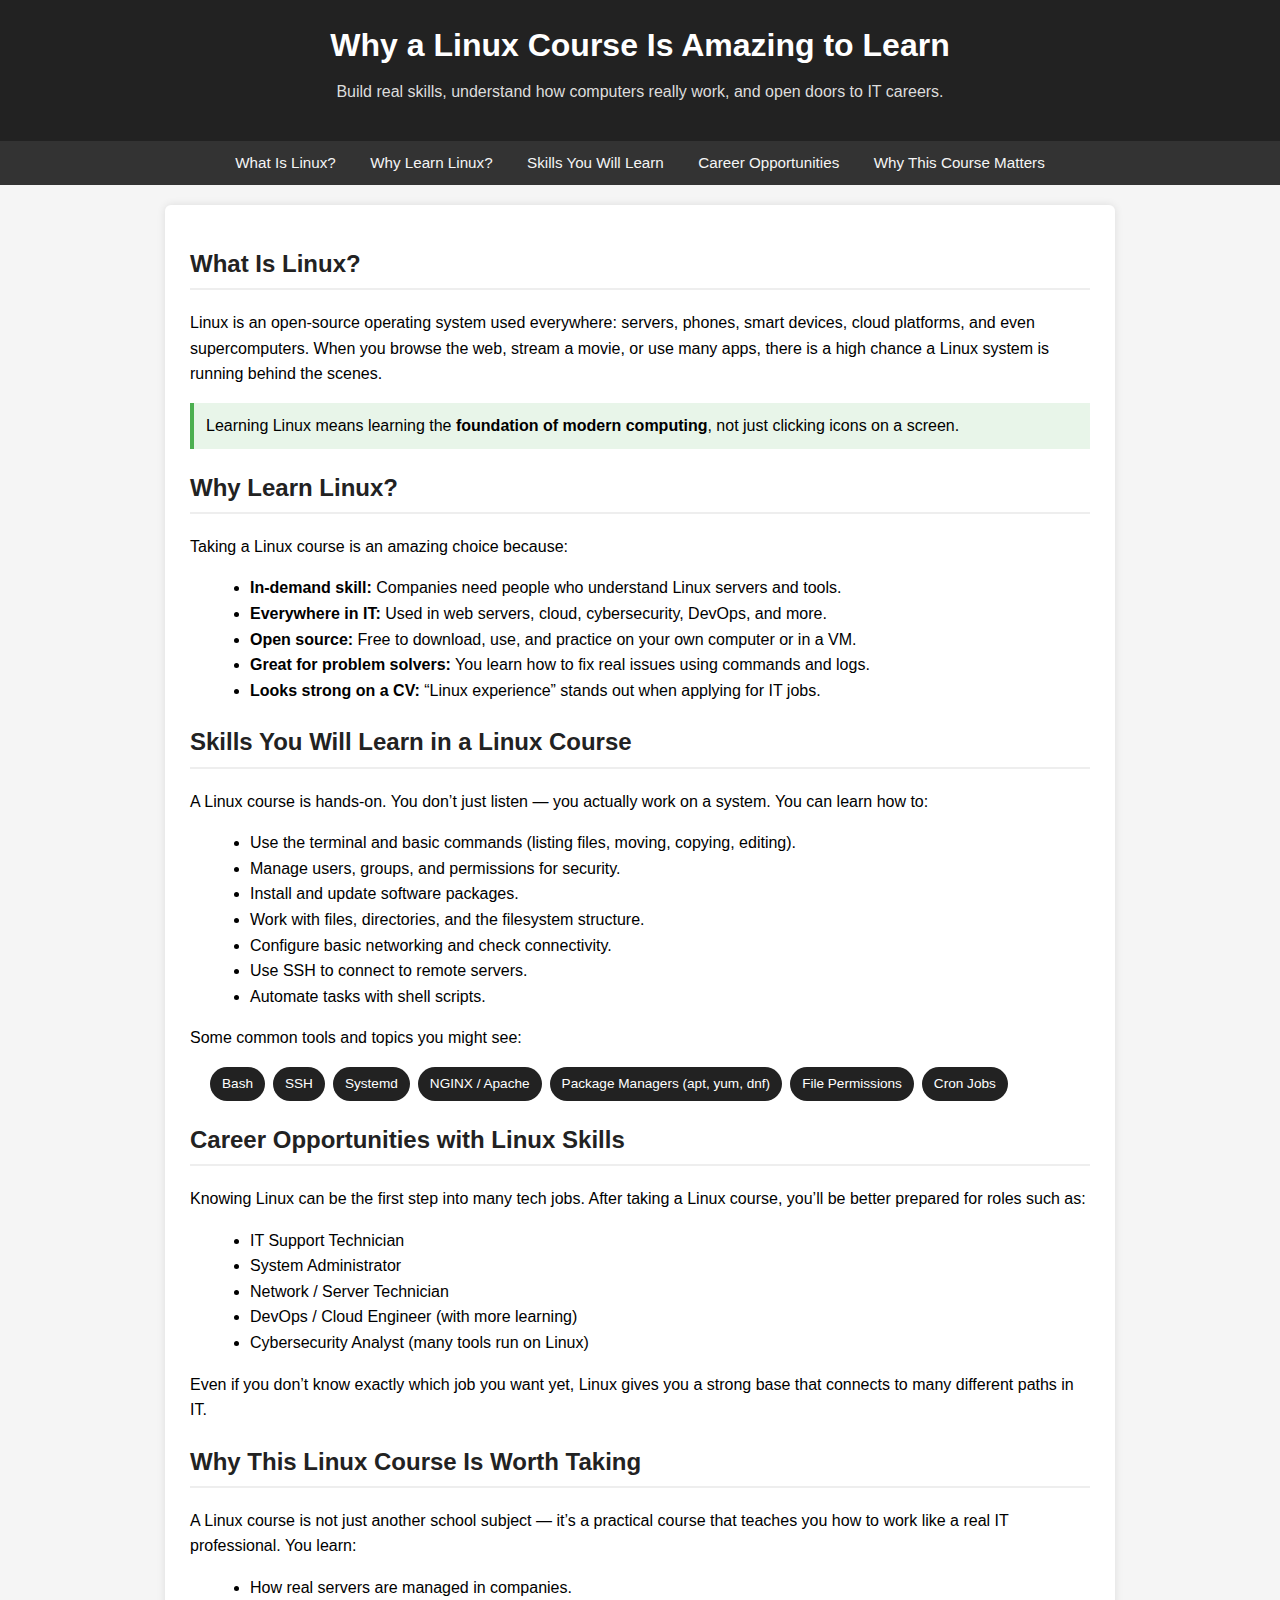
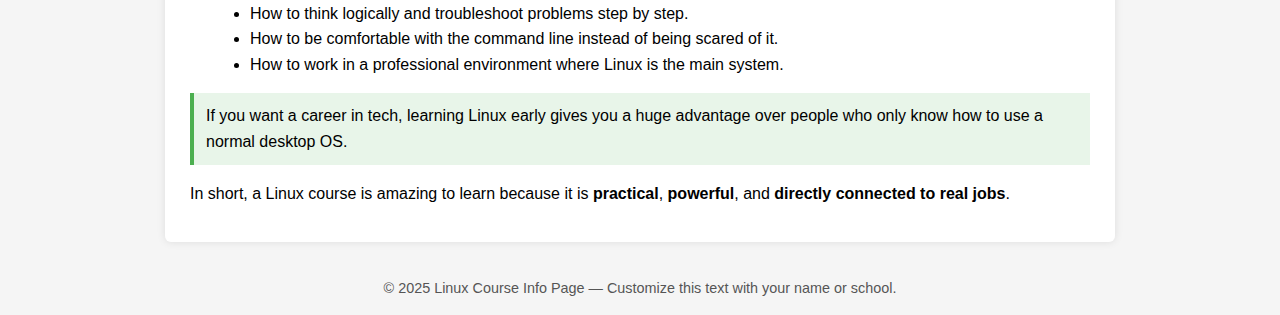
<file: index.html>
<!DOCTYPE html>
<html lang="en">
<head>
    <meta charset="UTF-8">
    <title>Why a Linux Course Is Amazing to Learn</title>
    <style>
        body {
            font-family: Arial, sans-serif;
            margin: 0;
            background-color: #f5f5f5;
            line-height: 1.6;
        }

        header {
            background-color: #222;
            color: white;
            padding: 20px;
            text-align: center;
        }

        header h1 {
            margin: 0;
            font-size: 2rem;
        }

        header p {
            margin-top: 8px;
            font-size: 1rem;
            color: #ddd;
        }

        nav {
            background-color: #333;
            text-align: center;
        }

        nav a {
            display: inline-block;
            padding: 10px 15px;
            color: #f5f5f5;
            text-decoration: none;
            font-size: 0.95rem;
        }

        nav a:hover {
            background-color: #555;
        }

        main {
            max-width: 900px;
            margin: 20px auto;
            background-color: white;
            padding: 20px 25px;
            box-shadow: 0 0 8px rgba(0,0,0,0.1);
            border-radius: 6px;
        }

        h2 {
            color: #222;
            border-bottom: 2px solid #eee;
            padding-bottom: 5px;
        }

        .highlight {
            background-color: #e8f5e9;
            border-left: 4px solid #4caf50;
            padding: 10px 12px;
            margin: 15px 0;
        }

        ul {
            margin-left: 20px;
        }

        .pill-list {
            list-style: none;
            padding: 0;
            display: flex;
            flex-wrap: wrap;
            gap: 8px;
        }

        .pill-list li {
            background-color: #222;
            color: white;
            padding: 6px 12px;
            border-radius: 999px;
            font-size: 0.85rem;
        }

        footer {
            text-align: center;
            padding: 15px;
            font-size: 0.9rem;
            color: #555;
        }
    </style>
</head>
<body>

<header>
    <h1>Why a Linux Course Is Amazing to Learn</h1>
    <p>Build real skills, understand how computers really work, and open doors to IT careers.</p>
</header>

<nav>
    <a href="#what-is-linux">What Is Linux?</a>
    <a href="#why-linux">Why Learn Linux?</a>
    <a href="#skills">Skills You Will Learn</a>
    <a href="#careers">Career Opportunities</a>
    <a href="#why-this-course">Why This Course Matters</a>
</nav>

<main>
    <section id="what-is-linux">
        <h2>What Is Linux?</h2>
        <p>
            Linux is an open-source operating system used everywhere: servers, phones, smart devices,
            cloud platforms, and even supercomputers. When you browse the web, stream a movie, or use
            many apps, there is a high chance a Linux system is running behind the scenes.
        </p>
        <div class="highlight">
            Learning Linux means learning the <strong>foundation of modern computing</strong>, not just
            clicking icons on a screen.
        </div>
    </section>

    <section id="why-linux">
        <h2>Why Learn Linux?</h2>
        <p>Taking a Linux course is an amazing choice because:</p>
        <ul>
            <li><strong>In-demand skill:</strong> Companies need people who understand Linux servers and tools.</li>
            <li><strong>Everywhere in IT:</strong> Used in web servers, cloud, cybersecurity, DevOps, and more.</li>
            <li><strong>Open source:</strong> Free to download, use, and practice on your own computer or in a VM.</li>
            <li><strong>Great for problem solvers:</strong> You learn how to fix real issues using commands and logs.</li>
            <li><strong>Looks strong on a CV:</strong> “Linux experience” stands out when applying for IT jobs.</li>
        </ul>
    </section>

    <section id="skills">
        <h2>Skills You Will Learn in a Linux Course</h2>
        <p>A Linux course is hands-on. You don’t just listen — you actually work on a system. You can learn how to:</p>
        <ul>
            <li>Use the terminal and basic commands (listing files, moving, copying, editing).</li>
            <li>Manage users, groups, and permissions for security.</li>
            <li>Install and update software packages.</li>
            <li>Work with files, directories, and the filesystem structure.</li>
            <li>Configure basic networking and check connectivity.</li>
            <li>Use SSH to connect to remote servers.</li>
            <li>Automate tasks with shell scripts.</li>
        </ul>

        <p>Some common tools and topics you might see:</p>
        <ul class="pill-list">
            <li>Bash</li>
            <li>SSH</li>
            <li>Systemd</li>
            <li>NGINX / Apache</li>
            <li>Package Managers (apt, yum, dnf)</li>
            <li>File Permissions</li>
            <li>Cron Jobs</li>
        </ul>
    </section>

    <section id="careers">
        <h2>Career Opportunities with Linux Skills</h2>
        <p>
            Knowing Linux can be the first step into many tech jobs. After taking a Linux course,
            you’ll be better prepared for roles such as:
        </p>
        <ul>
            <li>IT Support Technician</li>
            <li>System Administrator</li>
            <li>Network / Server Technician</li>
            <li>DevOps / Cloud Engineer (with more learning)</li>
            <li>Cybersecurity Analyst (many tools run on Linux)</li>
        </ul>
        <p>
            Even if you don’t know exactly which job you want yet, Linux gives you a strong base that
            connects to many different paths in IT.
        </p>
    </section>

    <section id="why-this-course">
        <h2>Why This Linux Course Is Worth Taking</h2>
        <p>
            A Linux course is not just another school subject — it’s a practical course that teaches
            you how to work like a real IT professional. You learn:
        </p>
        <ul>
            <li>How real servers are managed in companies.</li>
            <li>How to think logically and troubleshoot problems step by step.</li>
            <li>How to be comfortable with the command line instead of being scared of it.</li>
            <li>How to work in a professional environment where Linux is the main system.</li>
        </ul>

        <div class="highlight">
            If you want a career in tech, learning Linux early gives you a huge advantage over
            people who only know how to use a normal desktop OS.
        </div>

        <p>
            In short, a Linux course is amazing to learn because it is <strong>practical</strong>,
            <strong>powerful</strong>, and <strong>directly connected to real jobs</strong>.
        </p>
    </section>
</main>

<footer>
    &copy; 2025 Linux Course Info Page &mdash; Customize this text with your name or school.
</footer>

</body>
</html>
</file>
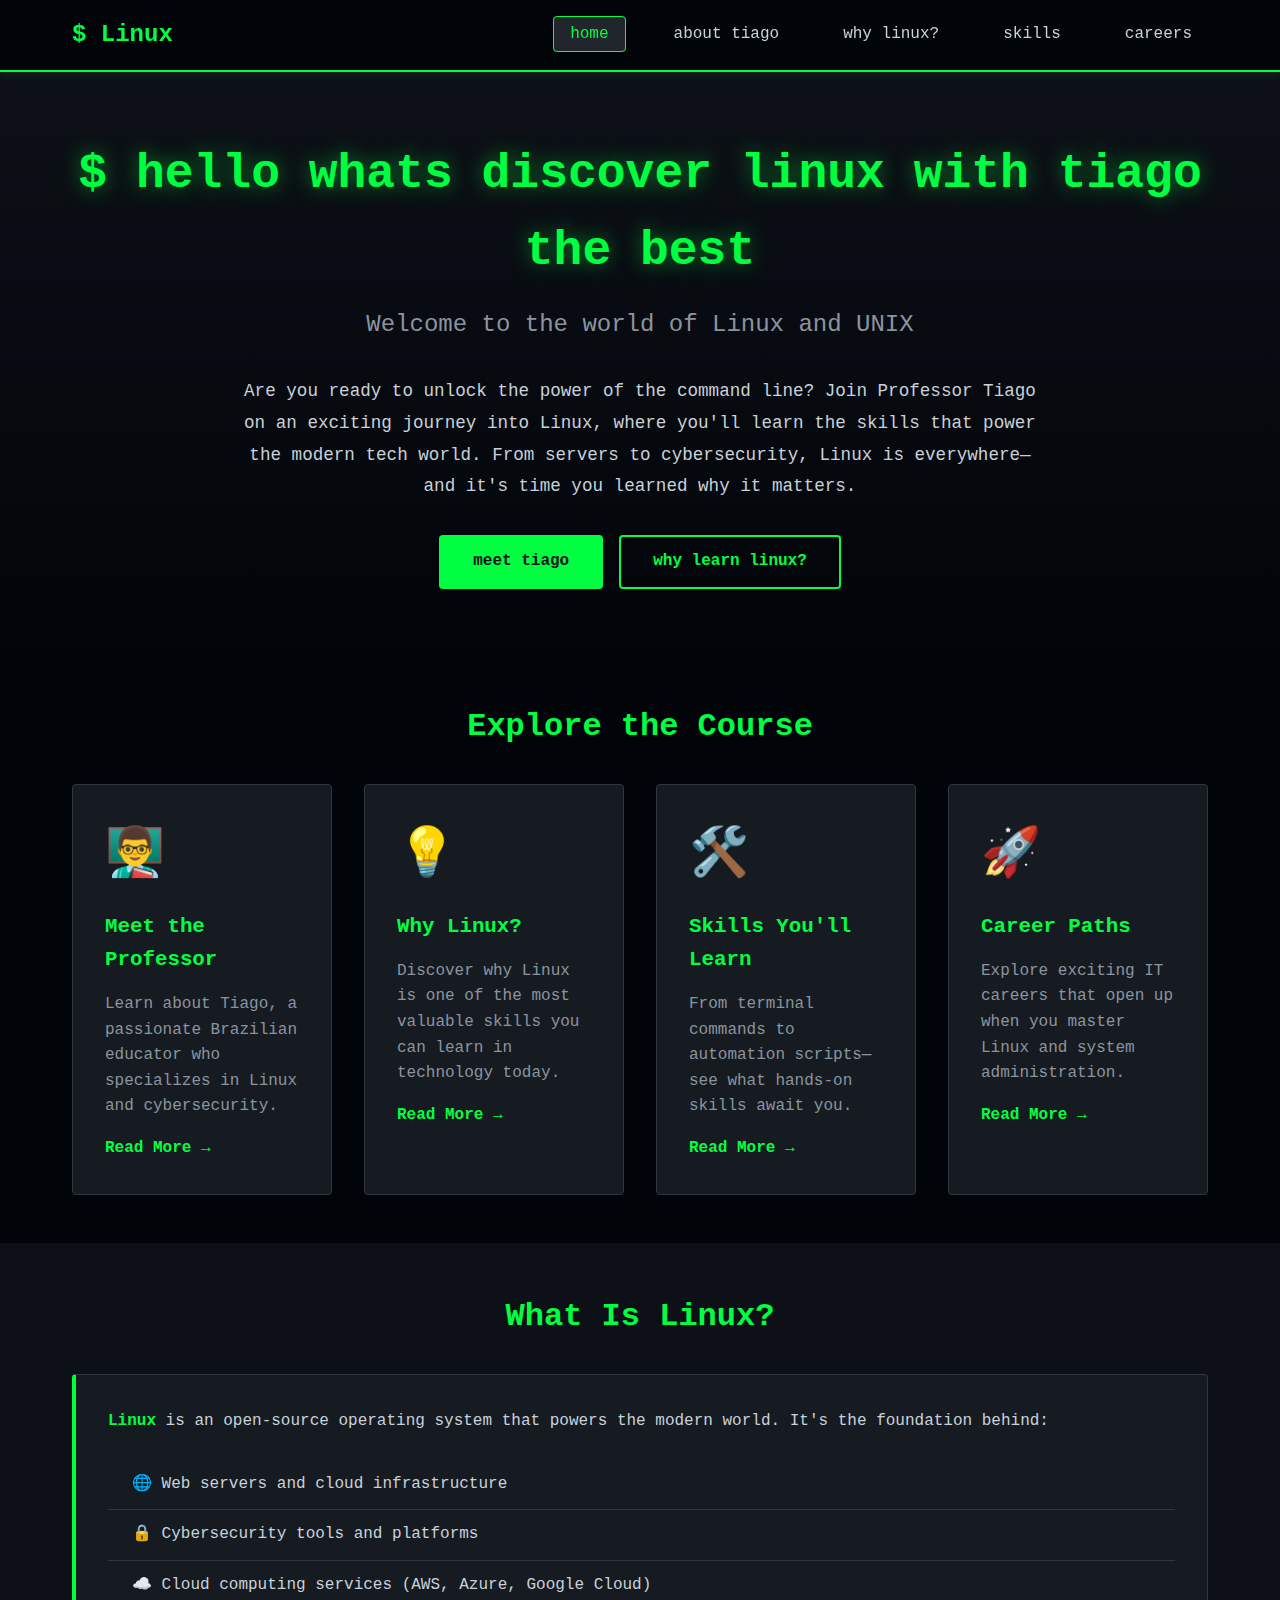
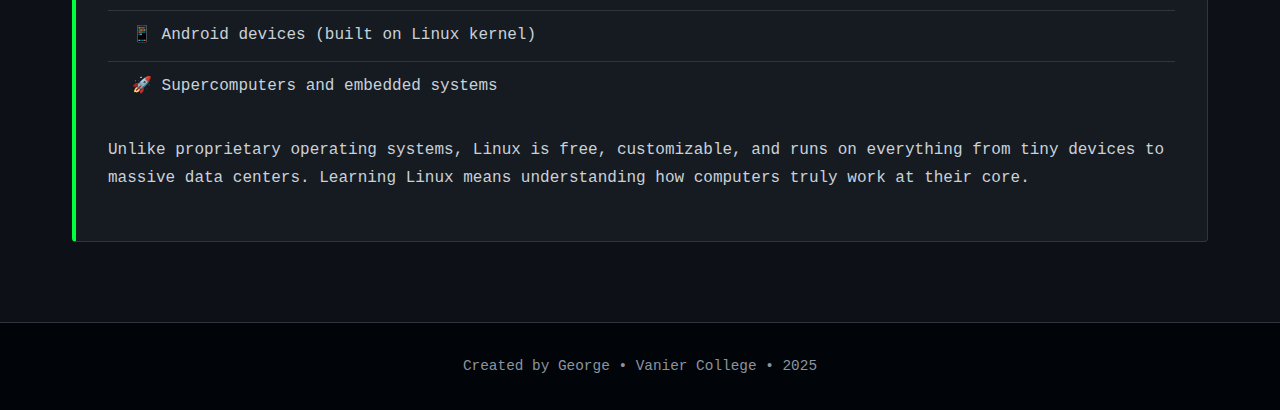
<file: website/index.html>
<!DOCTYPE html>
<html lang="en">
<head>
    <meta charset="UTF-8">
    <meta name="viewport" content="width=device-width, initial-scale=1.0">
    <title>Discover Linux with Tiago</title>
    <link rel="stylesheet" href="styles.css">
</head>
<body>
    <nav class="navbar">
        <div class="nav-container">
            <a href="index.html" class="nav-logo">$ Linux</a>
            <ul class="nav-menu">
                <li><a href="index.html" class="active">Home</a></li>
                <li><a href="about.html">About Tiago</a></li>
                <li><a href="why-linux.html">Why Linux?</a></li>
                <li><a href="skills.html">Skills</a></li>
                <li><a href="careers.html">Careers</a></li>
            </ul>
        </div>
    </nav>

    <main>
        <section class="hero">
            <div class="container">
                <h1 class="terminal-text">$ hello whats discover linux with tiago the best</h1>
                <p class="subtitle">Welcome to the world of Linux and UNIX</p>
                <p class="intro-text">
                    Are you ready to unlock the power of the command line? Join Professor Tiago on an exciting journey 
                    into Linux, where you'll learn the skills that power the modern tech world. From servers to cybersecurity, 
                    Linux is everywhere—and it's time you learned why it matters.
                </p>
                <div class="cta-buttons">
                    <a href="about.html" class="btn btn-primary">Meet Tiago</a>
                    <a href="why-linux.html" class="btn btn-secondary">Why Learn Linux?</a>
                </div>
            </div>
        </section>

        <section class="quick-links">
            <div class="container">
                <h2>Explore the Course</h2>
                <div class="card-grid">
                    <div class="card">
                        <div class="card-icon">👨‍🏫</div>
                        <h3>Meet the Professor</h3>
                        <p>Learn about Tiago, a passionate Brazilian educator who specializes in Linux and cybersecurity.</p>
                        <a href="about.html" class="card-link">Read More →</a>
                    </div>
                    <div class="card">
                        <div class="card-icon">💡</div>
                        <h3>Why Linux?</h3>
                        <p>Discover why Linux is one of the most valuable skills you can learn in technology today.</p>
                        <a href="why-linux.html" class="card-link">Read More →</a>
                    </div>
                    <div class="card">
                        <div class="card-icon">🛠️</div>
                        <h3>Skills You'll Learn</h3>
                        <p>From terminal commands to automation scripts—see what hands-on skills await you.</p>
                        <a href="skills.html" class="card-link">Read More →</a>
                    </div>
                    <div class="card">
                        <div class="card-icon">🚀</div>
                        <h3>Career Paths</h3>
                        <p>Explore exciting IT careers that open up when you master Linux and system administration.</p>
                        <a href="careers.html" class="card-link">Read More →</a>
                    </div>
                </div>
            </div>
        </section>

        <section class="what-is-linux">
            <div class="container">
                <h2>What Is Linux?</h2>
                <div class="content-box">
                    <p>
                        <strong>Linux</strong> is an open-source operating system that powers the modern world. 
                        It's the foundation behind:
                    </p>
                    <ul class="feature-list">
                        <li>🌐 Web servers and cloud infrastructure</li>
                        <li>🔒 Cybersecurity tools and platforms</li>
                        <li>☁️ Cloud computing services (AWS, Azure, Google Cloud)</li>
                        <li>📱 Android devices (built on Linux kernel)</li>
                        <li>🚀 Supercomputers and embedded systems</li>
                    </ul>
                    <p>
                        Unlike proprietary operating systems, Linux is free, customizable, and runs on everything 
                        from tiny devices to massive data centers. Learning Linux means understanding how computers 
                        truly work at their core.
                    </p>
                </div>
            </div>
        </section>
    </main>

    <footer>
        <div class="container">
            <p>Created by George • Vanier College • 2025</p>
        </div>
    </footer>
</body>
</html>
</file>
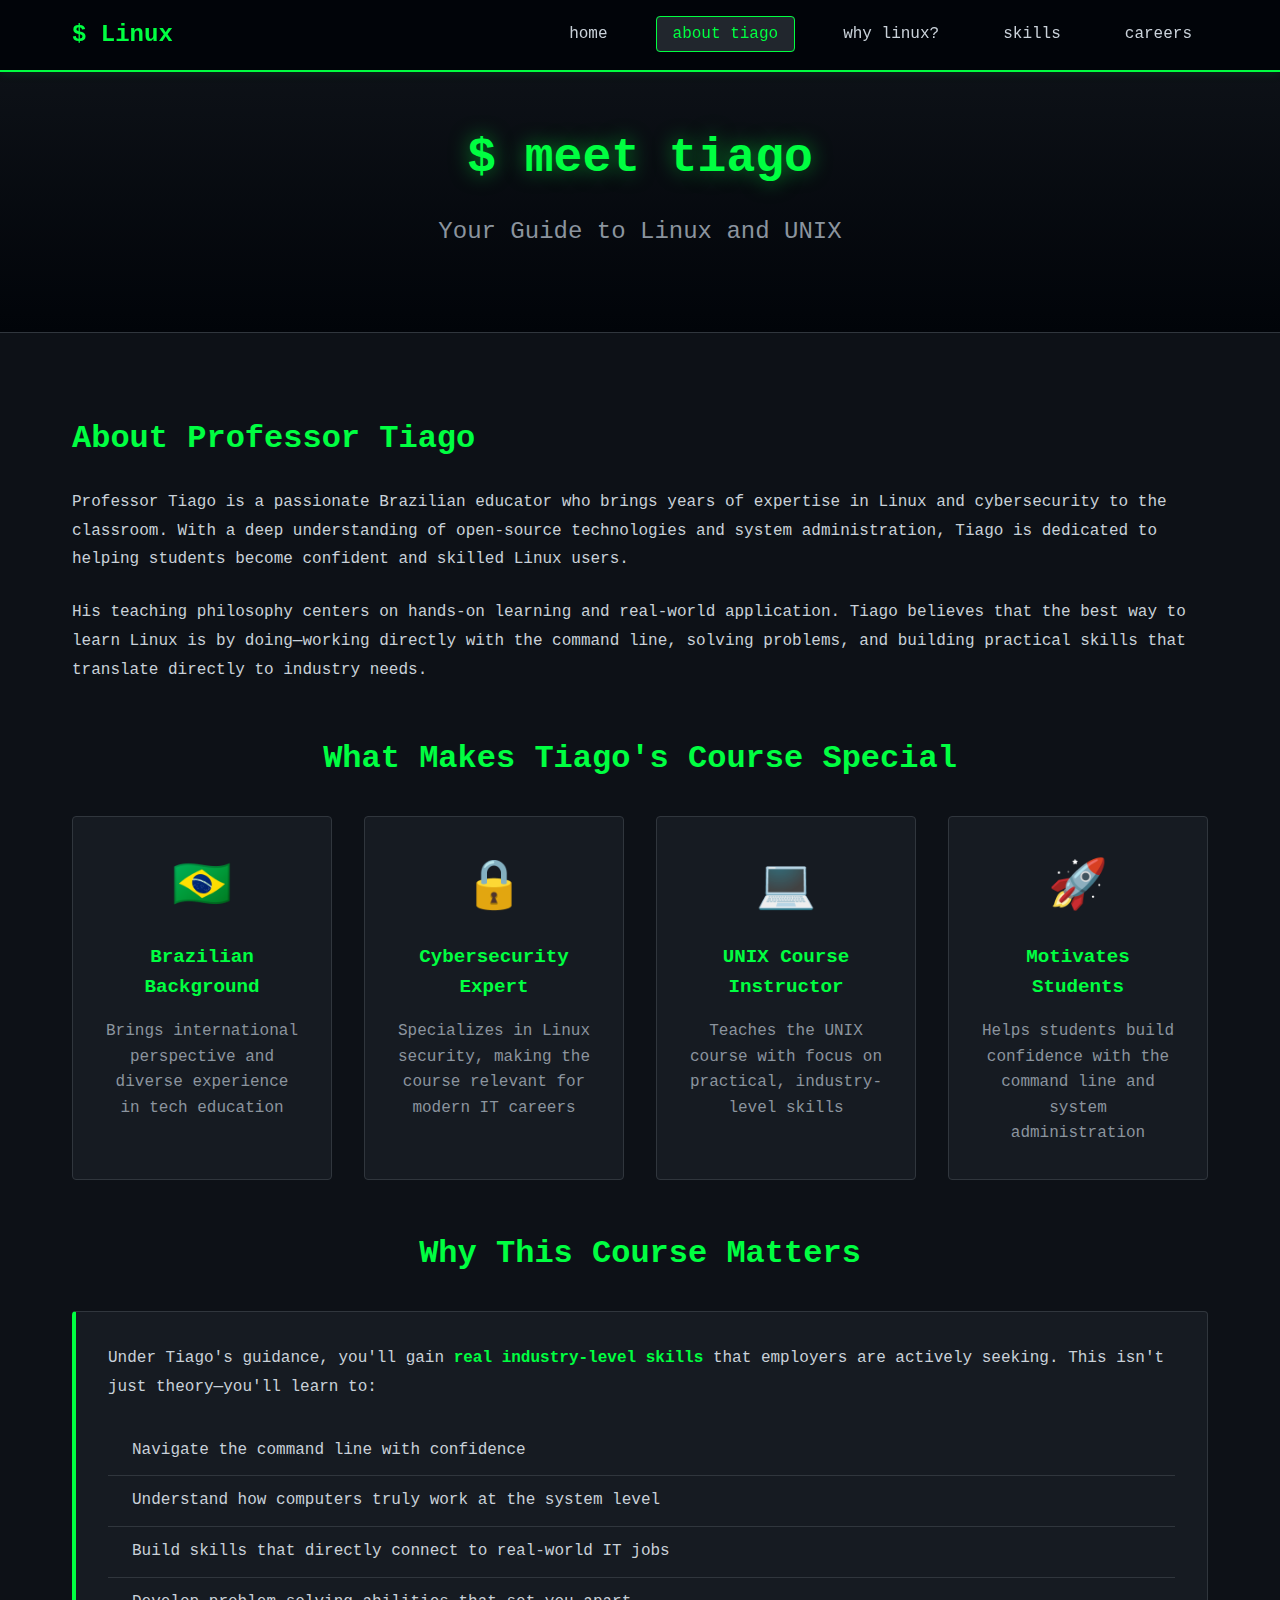
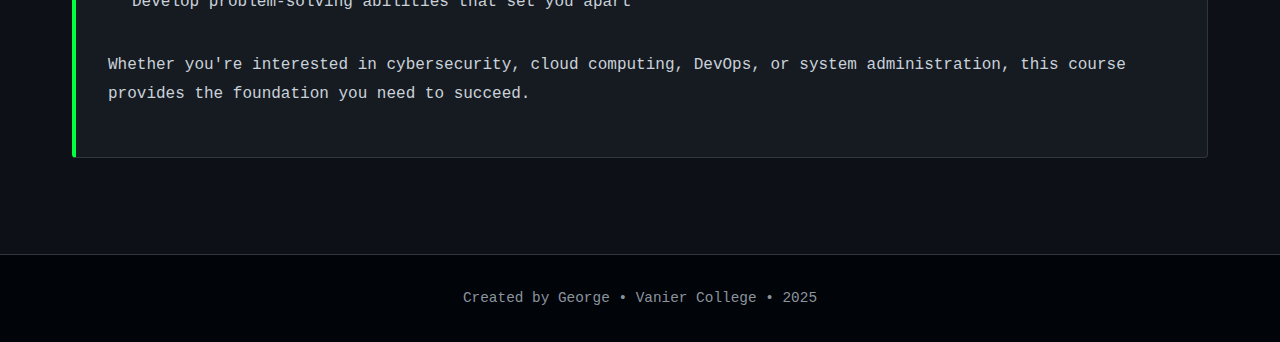
<file: website/about.html>
<!DOCTYPE html>
<html lang="en">
<head>
    <meta charset="UTF-8">
    <meta name="viewport" content="width=device-width, initial-scale=1.0">
    <title>Meet the Professor - Discover Linux with Tiago</title>
    <link rel="stylesheet" href="styles.css">
</head>
<body>
    <nav class="navbar">
        <div class="nav-container">
            <a href="index.html" class="nav-logo">$ Linux</a>
            <ul class="nav-menu">
                <li><a href="index.html">Home</a></li>
                <li><a href="about.html" class="active">About Tiago</a></li>
                <li><a href="why-linux.html">Why Linux?</a></li>
                <li><a href="skills.html">Skills</a></li>
                <li><a href="careers.html">Careers</a></li>
            </ul>
        </div>
    </nav>

    <main>
        <section class="page-header">
            <div class="container">
                <h1 class="terminal-text">$ meet tiago</h1>
                <p class="subtitle">Your Guide to Linux and UNIX</p>
            </div>
        </section>

        <section class="content-section">
            <div class="container">
                <div class="profile-section">
                    <div class="profile-content">
                        <h2>About Professor Tiago</h2>
                        <p>
                            Professor Tiago is a passionate Brazilian educator who brings years of expertise in 
                            Linux and cybersecurity to the classroom. With a deep understanding of open-source 
                            technologies and system administration, Tiago is dedicated to helping students become 
                            confident and skilled Linux users.
                        </p>
                        <p>
                            His teaching philosophy centers on hands-on learning and real-world application. 
                            Tiago believes that the best way to learn Linux is by doing—working directly with 
                            the command line, solving problems, and building practical skills that translate 
                            directly to industry needs.
                        </p>
                    </div>
                </div>

                <div class="highlights">
                    <h2>What Makes Tiago's Course Special</h2>
                    <div class="highlight-grid">
                        <div class="highlight-box">
                            <div class="highlight-icon">🇧🇷</div>
                            <h3>Brazilian Background</h3>
                            <p>Brings international perspective and diverse experience in tech education</p>
                        </div>
                        <div class="highlight-box">
                            <div class="highlight-icon">🔒</div>
                            <h3>Cybersecurity Expert</h3>
                            <p>Specializes in Linux security, making the course relevant for modern IT careers</p>
                        </div>
                        <div class="highlight-box">
                            <div class="highlight-icon">💻</div>
                            <h3>UNIX Course Instructor</h3>
                            <p>Teaches the UNIX course with focus on practical, industry-level skills</p>
                        </div>
                        <div class="highlight-box">
                            <div class="highlight-icon">🚀</div>
                            <h3>Motivates Students</h3>
                            <p>Helps students build confidence with the command line and system administration</p>
                        </div>
                    </div>
                </div>

                <div class="why-this-course">
                    <h2>Why This Course Matters</h2>
                    <div class="content-box">
                        <p>
                            Under Tiago's guidance, you'll gain <strong>real industry-level skills</strong> that 
                            employers are actively seeking. This isn't just theory—you'll learn to:
                        </p>
                        <ul class="feature-list">
                            <li>Navigate the command line with confidence</li>
                            <li>Understand how computers truly work at the system level</li>
                            <li>Build skills that directly connect to real-world IT jobs</li>
                            <li>Develop problem-solving abilities that set you apart</li>
                        </ul>
                        <p>
                            Whether you're interested in cybersecurity, cloud computing, DevOps, or system 
                            administration, this course provides the foundation you need to succeed.
                        </p>
                    </div>
                </div>
            </div>
        </section>
    </main>

    <footer>
        <div class="container">
            <p>Created by George • Vanier College • 2025</p>
        </div>
    </footer>
</body>
</html>
</file>
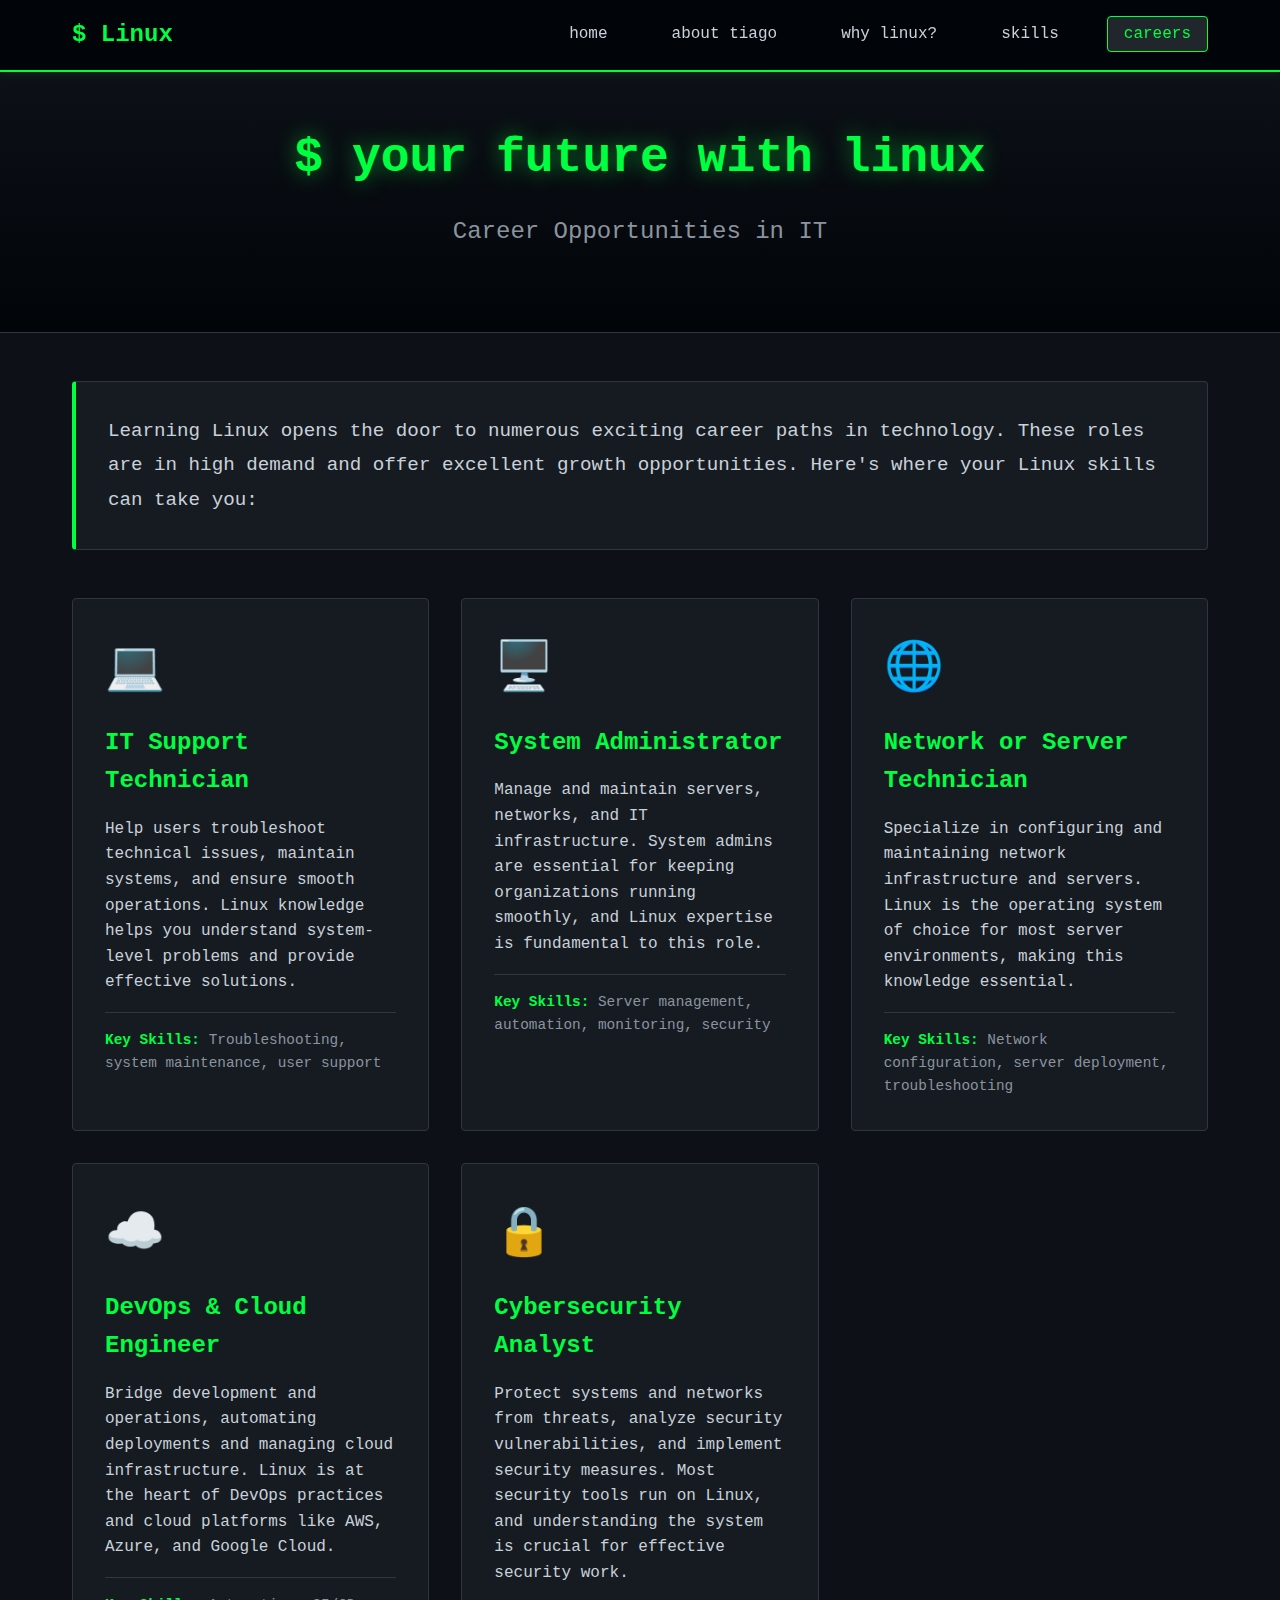
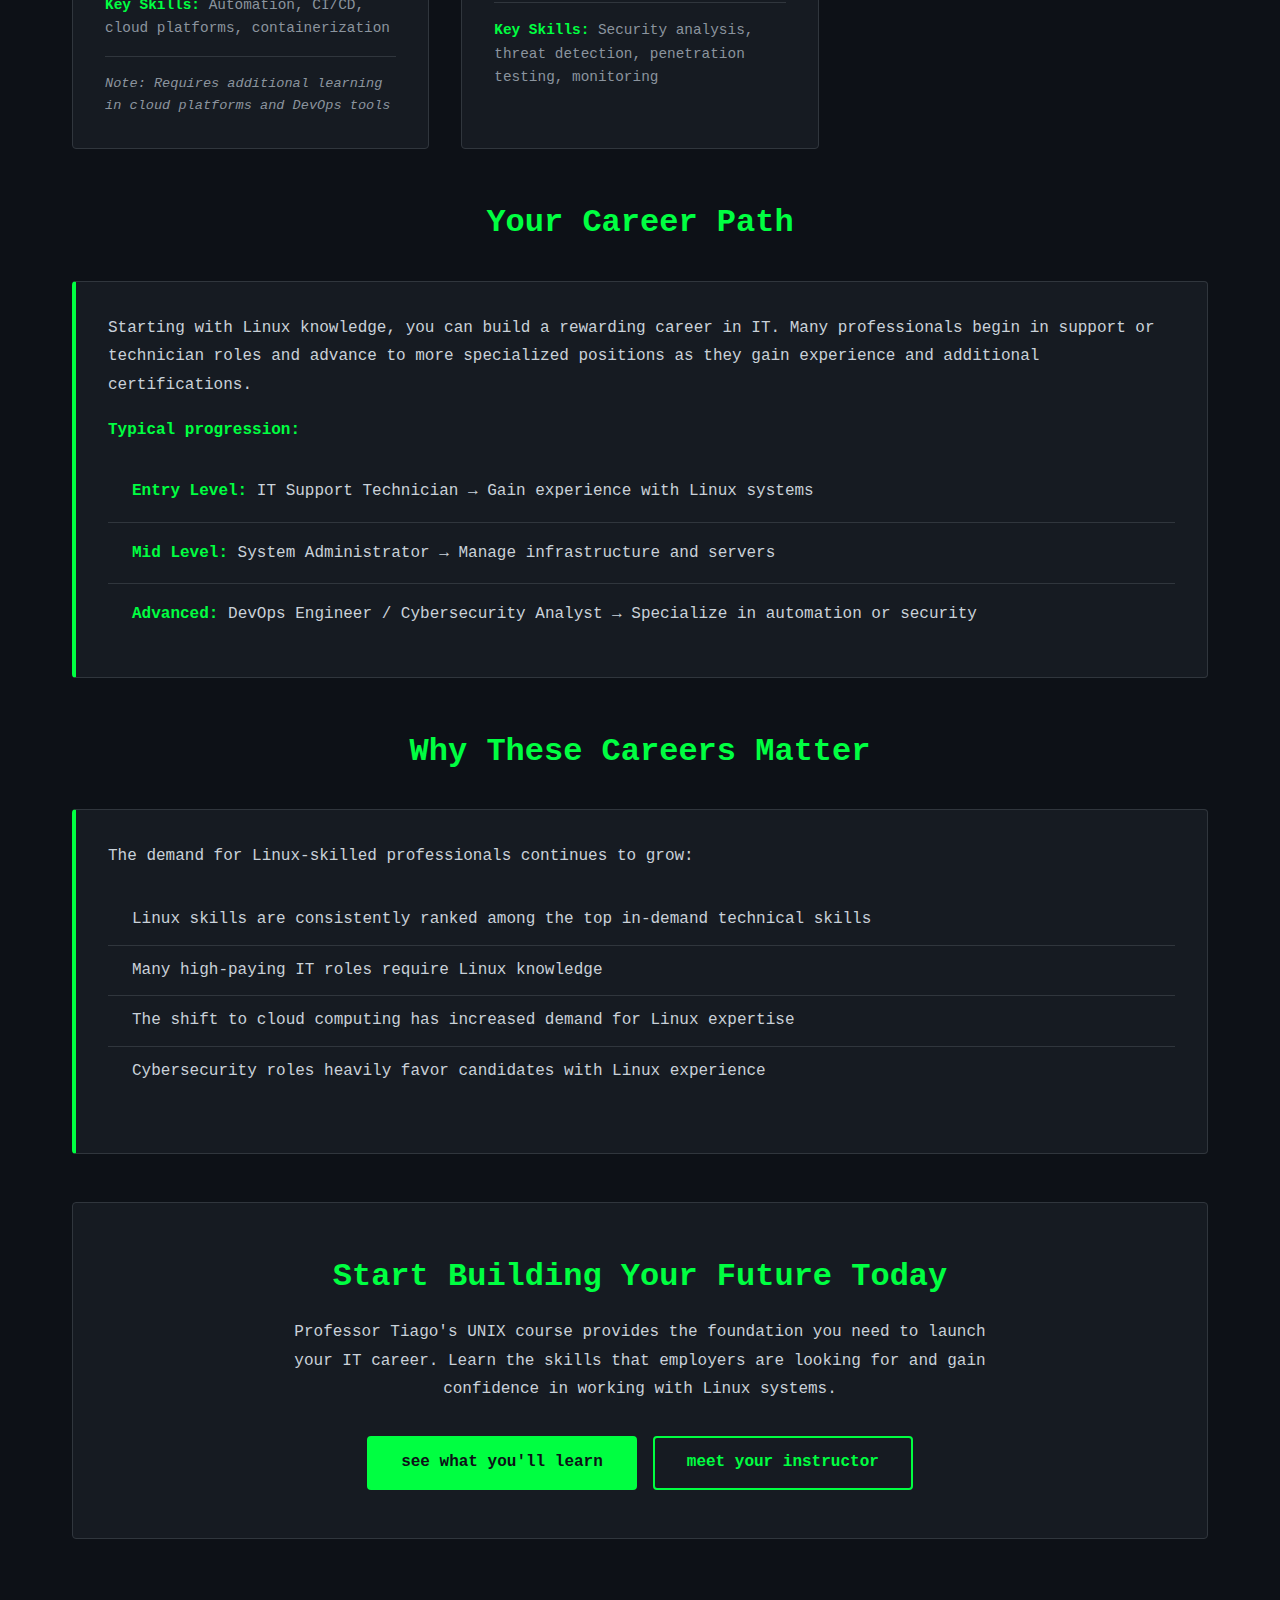
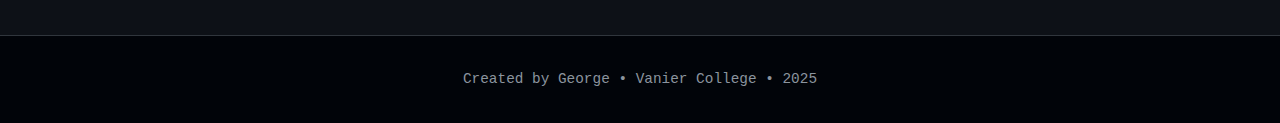
<file: website/careers.html>
<!DOCTYPE html>
<html lang="en">
<head>
    <meta charset="UTF-8">
    <meta name="viewport" content="width=device-width, initial-scale=1.0">
    <title>Your Future with Linux - Discover Linux with Tiago</title>
    <link rel="stylesheet" href="styles.css">
</head>
<body>
    <nav class="navbar">
        <div class="nav-container">
            <a href="index.html" class="nav-logo">$ Linux</a>
            <ul class="nav-menu">
                <li><a href="index.html">Home</a></li>
                <li><a href="about.html">About Tiago</a></li>
                <li><a href="why-linux.html">Why Linux?</a></li>
                <li><a href="skills.html">Skills</a></li>
                <li><a href="careers.html" class="active">Careers</a></li>
            </ul>
        </div>
    </nav>

    <main>
        <section class="page-header">
            <div class="container">
                <h1 class="terminal-text">$ your future with linux</h1>
                <p class="subtitle">Career Opportunities in IT</p>
            </div>
        </section>

        <section class="content-section">
            <div class="container">
                <div class="intro-box">
                    <p class="lead-text">
                        Learning Linux opens the door to numerous exciting career paths in technology. 
                        These roles are in high demand and offer excellent growth opportunities. Here's 
                        where your Linux skills can take you:
                    </p>
                </div>

                <div class="careers-grid">
                    <div class="career-card">
                        <div class="career-icon">💻</div>
                        <h2>IT Support Technician</h2>
                        <p class="career-description">
                            Help users troubleshoot technical issues, maintain systems, and ensure smooth 
                            operations. Linux knowledge helps you understand system-level problems and 
                            provide effective solutions.
                        </p>
                        <div class="career-skills">
                            <strong>Key Skills:</strong> Troubleshooting, system maintenance, user support
                        </div>
                    </div>

                    <div class="career-card">
                        <div class="career-icon">🖥️</div>
                        <h2>System Administrator</h2>
                        <p class="career-description">
                            Manage and maintain servers, networks, and IT infrastructure. System admins 
                            are essential for keeping organizations running smoothly, and Linux expertise 
                            is fundamental to this role.
                        </p>
                        <div class="career-skills">
                            <strong>Key Skills:</strong> Server management, automation, monitoring, security
                        </div>
                    </div>

                    <div class="career-card">
                        <div class="career-icon">🌐</div>
                        <h2>Network or Server Technician</h2>
                        <p class="career-description">
                            Specialize in configuring and maintaining network infrastructure and servers. 
                            Linux is the operating system of choice for most server environments, making 
                            this knowledge essential.
                        </p>
                        <div class="career-skills">
                            <strong>Key Skills:</strong> Network configuration, server deployment, troubleshooting
                        </div>
                    </div>

                    <div class="career-card">
                        <div class="career-icon">☁️</div>
                        <h2>DevOps & Cloud Engineer</h2>
                        <p class="career-description">
                            Bridge development and operations, automating deployments and managing cloud 
                            infrastructure. Linux is at the heart of DevOps practices and cloud platforms 
                            like AWS, Azure, and Google Cloud.
                        </p>
                        <div class="career-skills">
                            <strong>Key Skills:</strong> Automation, CI/CD, cloud platforms, containerization
                        </div>
                        <p class="career-note">
                            <em>Note: Requires additional learning in cloud platforms and DevOps tools</em>
                        </p>
                    </div>

                    <div class="career-card">
                        <div class="career-icon">🔒</div>
                        <h2>Cybersecurity Analyst</h2>
                        <p class="career-description">
                            Protect systems and networks from threats, analyze security vulnerabilities, 
                            and implement security measures. Most security tools run on Linux, and 
                            understanding the system is crucial for effective security work.
                        </p>
                        <div class="career-skills">
                            <strong>Key Skills:</strong> Security analysis, threat detection, penetration testing, monitoring
                        </div>
                    </div>
                </div>

                <div class="career-path-section">
                    <h2>Your Career Path</h2>
                    <div class="content-box">
                        <p>
                            Starting with Linux knowledge, you can build a rewarding career in IT. Many 
                            professionals begin in support or technician roles and advance to more specialized 
                            positions as they gain experience and additional certifications.
                        </p>
                        <p>
                            <strong>Typical progression:</strong>
                        </p>
                        <ul class="career-path-list">
                            <li><strong>Entry Level:</strong> IT Support Technician → Gain experience with Linux systems</li>
                            <li><strong>Mid Level:</strong> System Administrator → Manage infrastructure and servers</li>
                            <li><strong>Advanced:</strong> DevOps Engineer / Cybersecurity Analyst → Specialize in automation or security</li>
                        </ul>
                    </div>
                </div>

                <div class="market-demand">
                    <h2>Why These Careers Matter</h2>
                    <div class="content-box">
                        <p>
                            The demand for Linux-skilled professionals continues to grow:
                        </p>
                        <ul class="feature-list">
                            <li>Linux skills are consistently ranked among the top in-demand technical skills</li>
                            <li>Many high-paying IT roles require Linux knowledge</li>
                            <li>The shift to cloud computing has increased demand for Linux expertise</li>
                            <li>Cybersecurity roles heavily favor candidates with Linux experience</li>
                        </ul>
                    </div>
                </div>

                <div class="cta-section">
                    <h2>Start Building Your Future Today</h2>
                    <p>
                        Professor Tiago's UNIX course provides the foundation you need to launch your IT career. 
                        Learn the skills that employers are looking for and gain confidence in working with 
                        Linux systems.
                    </p>
                    <div class="cta-buttons">
                        <a href="skills.html" class="btn btn-primary">See What You'll Learn</a>
                        <a href="about.html" class="btn btn-secondary">Meet Your Instructor</a>
                    </div>
                </div>
            </div>
        </section>
    </main>

    <footer>
        <div class="container">
            <p>Created by George • Vanier College • 2025</p>
        </div>
    </footer>
</body>
</html>
</file>
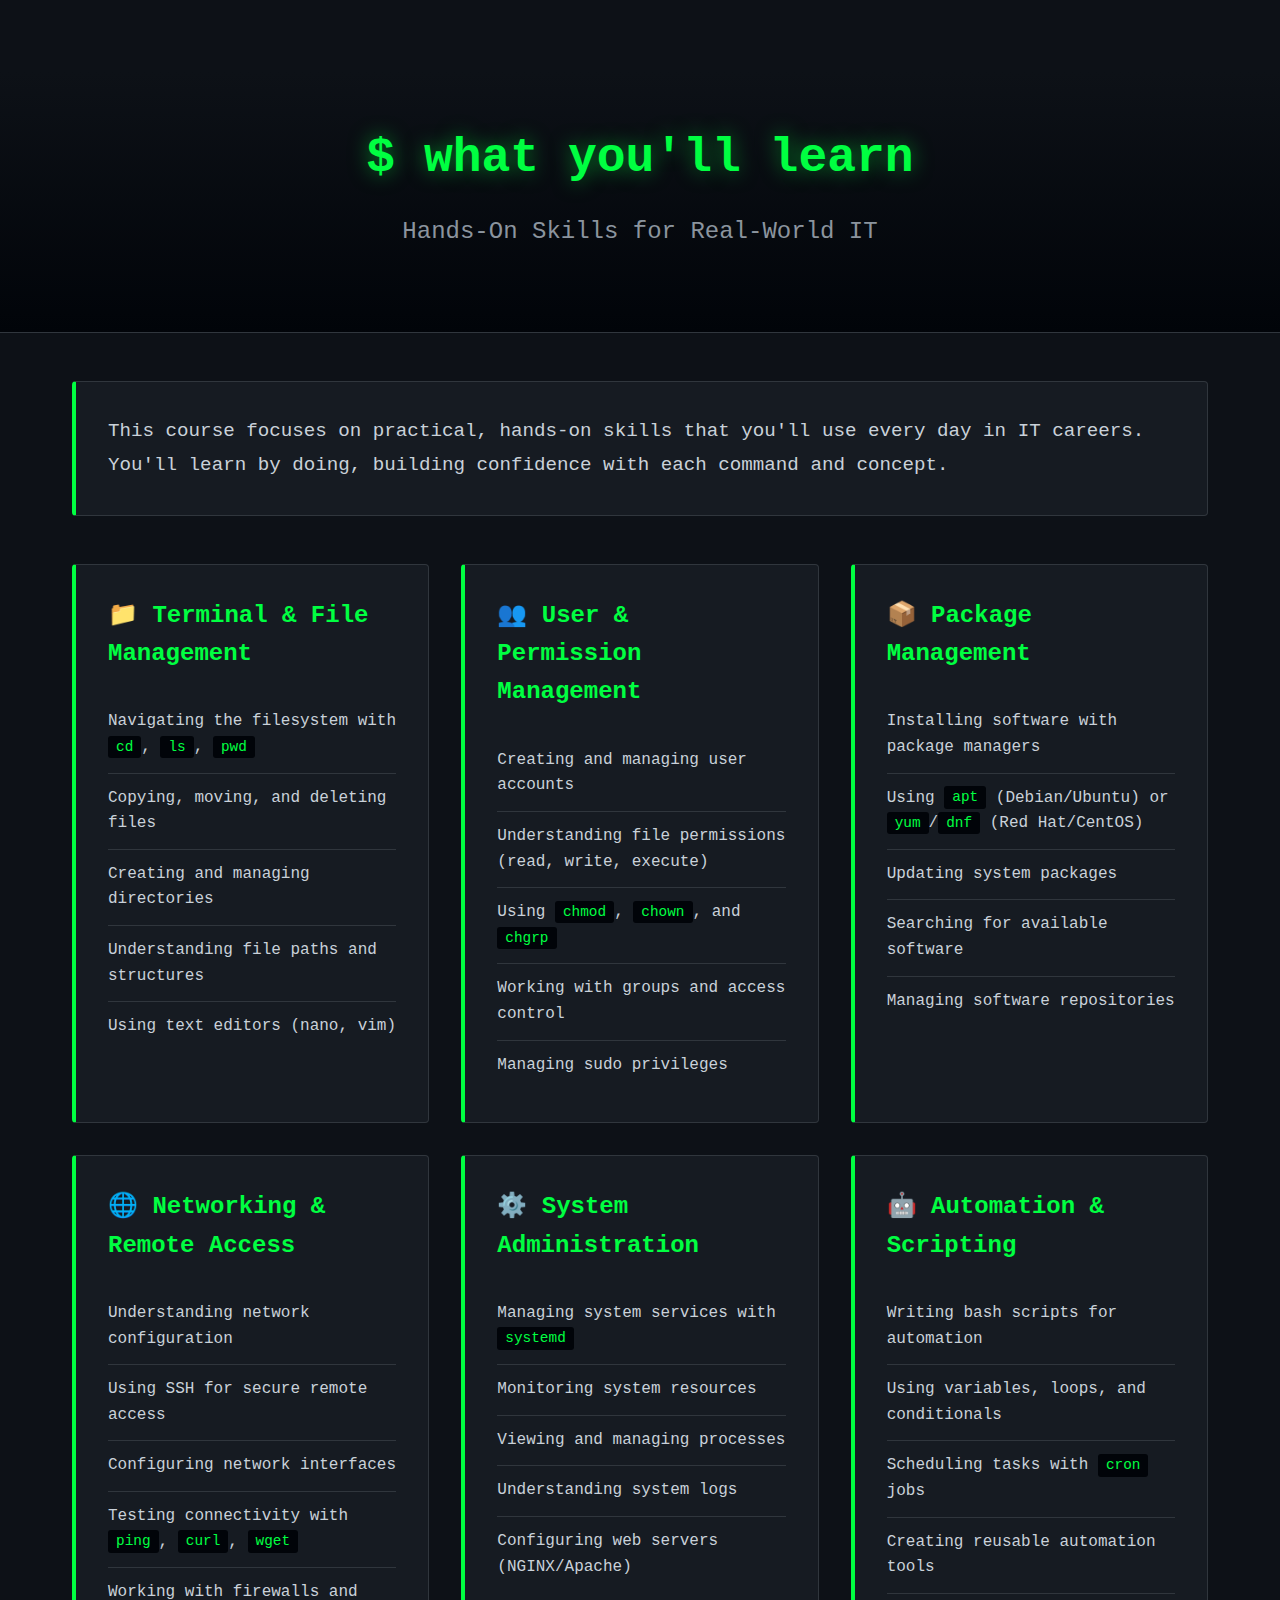
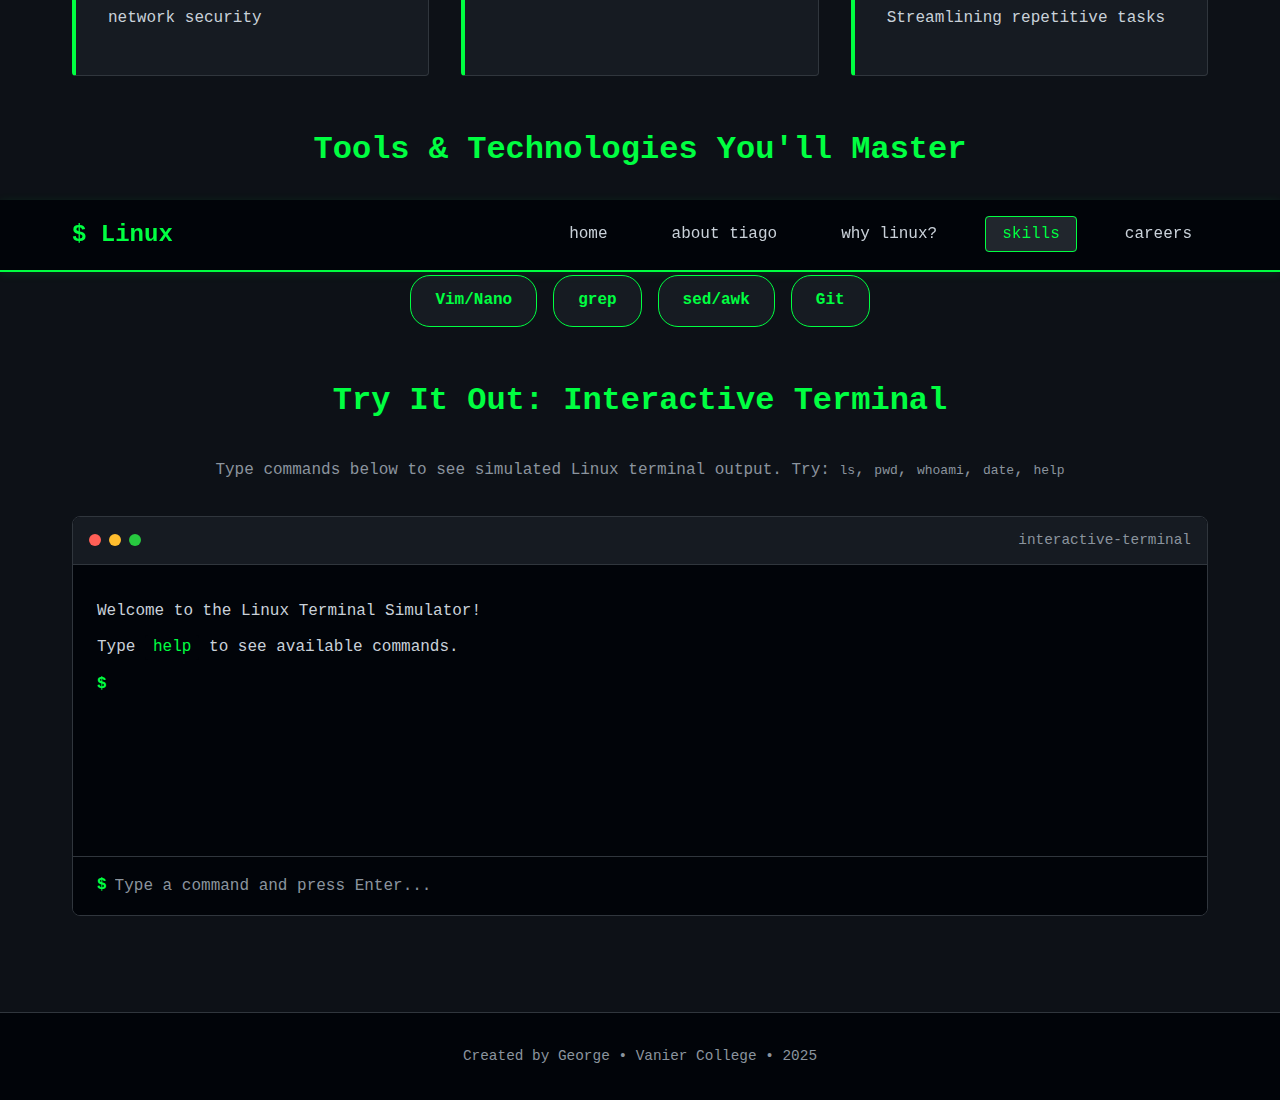
<file: website/skills.html>
<!DOCTYPE html>
<html lang="en">
<head>
    <meta charset="UTF-8">
    <meta name="viewport" content="width=device-width, initial-scale=1.0">
    <title>What You'll Learn - Discover Linux with Tiago</title>
    <link rel="stylesheet" href="styles.css">
</head>
<body>
    <nav class="navbar">
        <div class="nav-container">
            <a href="index.html" class="nav-logo">$ Linux</a>
            <ul class="nav-menu">
                <li><a href="index.html">Home</a></li>
                <li><a href="about.html">About Tiago</a></li>
                <li><a href="why-linux.html">Why Linux?</a></li>
                <li><a href="skills.html" class="active">Skills</a></li>
                <li><a href="careers.html">Careers</a></li>
            </ul>
        </div>
    </nav>

    <main>
        <section class="page-header">
            <div class="container">
                <h1 class="terminal-text">$ what you'll learn</h1>
                <p class="subtitle">Hands-On Skills for Real-World IT</p>
            </div>
        </section>

        <section class="content-section">
            <div class="container">
                <div class="intro-box">
                    <p class="lead-text">
                        This course focuses on practical, hands-on skills that you'll use every day in IT careers. 
                        You'll learn by doing, building confidence with each command and concept.
                    </p>
                </div>

                <div class="skills-grid">
                    <div class="skill-category">
                        <h2>📁 Terminal & File Management</h2>
                        <ul class="skill-list">
                            <li>Navigating the filesystem with <code>cd</code>, <code>ls</code>, <code>pwd</code></li>
                            <li>Copying, moving, and deleting files</li>
                            <li>Creating and managing directories</li>
                            <li>Understanding file paths and structures</li>
                            <li>Using text editors (nano, vim)</li>
                        </ul>
                    </div>

                    <div class="skill-category">
                        <h2>👥 User & Permission Management</h2>
                        <ul class="skill-list">
                            <li>Creating and managing user accounts</li>
                            <li>Understanding file permissions (read, write, execute)</li>
                            <li>Using <code>chmod</code>, <code>chown</code>, and <code>chgrp</code></li>
                            <li>Working with groups and access control</li>
                            <li>Managing sudo privileges</li>
                        </ul>
                    </div>

                    <div class="skill-category">
                        <h2>📦 Package Management</h2>
                        <ul class="skill-list">
                            <li>Installing software with package managers</li>
                            <li>Using <code>apt</code> (Debian/Ubuntu) or <code>yum</code>/<code>dnf</code> (Red Hat/CentOS)</li>
                            <li>Updating system packages</li>
                            <li>Searching for available software</li>
                            <li>Managing software repositories</li>
                        </ul>
                    </div>

                    <div class="skill-category">
                        <h2>🌐 Networking & Remote Access</h2>
                        <ul class="skill-list">
                            <li>Understanding network configuration</li>
                            <li>Using SSH for secure remote access</li>
                            <li>Configuring network interfaces</li>
                            <li>Testing connectivity with <code>ping</code>, <code>curl</code>, <code>wget</code></li>
                            <li>Working with firewalls and network security</li>
                        </ul>
                    </div>

                    <div class="skill-category">
                        <h2>⚙️ System Administration</h2>
                        <ul class="skill-list">
                            <li>Managing system services with <code>systemd</code></li>
                            <li>Monitoring system resources</li>
                            <li>Viewing and managing processes</li>
                            <li>Understanding system logs</li>
                            <li>Configuring web servers (NGINX/Apache)</li>
                        </ul>
                    </div>

                    <div class="skill-category">
                        <h2>🤖 Automation & Scripting</h2>
                        <ul class="skill-list">
                            <li>Writing bash scripts for automation</li>
                            <li>Using variables, loops, and conditionals</li>
                            <li>Scheduling tasks with <code>cron</code> jobs</li>
                            <li>Creating reusable automation tools</li>
                            <li>Streamlining repetitive tasks</li>
                        </ul>
                    </div>
                </div>

                <div class="tools-section">
                    <h2>Tools & Technologies You'll Master</h2>
                    <div class="tools-grid">
                        <div class="tool-badge">Bash</div>
                        <div class="tool-badge">SSH</div>
                        <div class="tool-badge">systemd</div>
                        <div class="tool-badge">Permissions</div>
                        <div class="tool-badge">Cron Jobs</div>
                        <div class="tool-badge">NGINX</div>
                        <div class="tool-badge">Apache</div>
                        <div class="tool-badge">apt/yum/dnf</div>
                        <div class="tool-badge">Vim/Nano</div>
                        <div class="tool-badge">grep</div>
                        <div class="tool-badge">sed/awk</div>
                        <div class="tool-badge">Git</div>
                    </div>
                </div>

                <div class="example-section">
                    <h2>Try It Out: Interactive Terminal</h2>
                    <p style="text-align: center; color: var(--text-muted); margin-bottom: 1rem;">
                        Type commands below to see simulated Linux terminal output. Try: <code>ls</code>, <code>pwd</code>, <code>whoami</code>, <code>date</code>, <code>help</code>
                    </p>
                    <div class="terminal-example interactive-terminal">
                        <div class="terminal-header">
                            <span class="terminal-dot"></span>
                            <span class="terminal-dot"></span>
                            <span class="terminal-dot"></span>
                            <span class="terminal-title">interactive-terminal</span>
                        </div>
                        <div class="terminal-content" id="terminal-output">
                            <p class="terminal-line">Welcome to the Linux Terminal Simulator!</p>
                            <p class="terminal-line">Type <code>help</code> to see available commands.</p>
                            <p class="terminal-line"><span class="prompt">$</span> <span class="command"></span></p>
                        </div>
                        <div class="terminal-input-container">
                            <span class="prompt">$</span>
                            <input type="text" id="terminal-input" class="terminal-input" autocomplete="off" spellcheck="false" placeholder="Type a command and press Enter...">
                        </div>
                    </div>
                </div>
            </div>
        </section>
    </main>

    <footer>
        <div class="container">
            <p>Created by George • Vanier College • 2025</p>
        </div>
    </footer>

    <script>
        // Interactive Terminal Simulator
        (function() {
            const terminalInput = document.getElementById('terminal-input');
            const terminalOutput = document.getElementById('terminal-output');
            let currentDir = '~';
            let commandHistory = [];
            let historyIndex = -1;

            // Simulated file system
            const fileSystem = {
                '~': {
                    type: 'directory',
                    contents: ['Documents', 'Downloads', 'Desktop', 'scripts', 'projects']
                },
                '~/Documents': {
                    type: 'directory',
                    contents: ['linux-notes.txt', 'course-material.pdf']
                },
                '~/Downloads': {
                    type: 'directory',
                    contents: ['ubuntu-22.04.iso', 'linux-handbook.pdf']
                },
                '~/scripts': {
                    type: 'directory',
                    contents: ['backup.sh', 'update.sh', 'deploy.sh']
                }
            };

            // Command handlers
            const commands = {
                'help': () => {
                    return `Available commands:
  ls, ls -l, ls -la    - List directory contents
  pwd                  - Print working directory
  cd <directory>       - Change directory
  whoami               - Display current user
  date                 - Display current date and time
  echo <text>          - Display text
  cat <file>           - Display file contents
  mkdir <name>         - Create directory
  touch <file>         - Create empty file
  clear                - Clear terminal
  history              - Show command history
  help                 - Show this help message`;
                },
                'ls': (args) => {
                    const dir = currentDir === '~' ? '~' : currentDir;
                    const contents = fileSystem[dir]?.contents || [];
                    return contents.join('  ');
                },
                'ls -l': (args) => {
                    const dir = currentDir === '~' ? '~' : currentDir;
                    const contents = fileSystem[dir]?.contents || [];
                    return contents.map(item => {
                        const isDir = fileSystem[`${dir}/${item}`]?.type === 'directory';
                        const perms = isDir ? 'drwxr-xr-x' : '-rw-r--r--';
                        const size = isDir ? '4096' : Math.floor(Math.random() * 10000);
                        return `${perms}  1 user  staff  ${size}  Dec  4 17:00  ${item}`;
                    }).join('\n');
                },
                'ls -la': (args) => {
                    const dir = currentDir === '~' ? '~' : currentDir;
                    const contents = fileSystem[dir]?.contents || [];
                    const all = ['.', '..', ...contents];
                    return all.map(item => {
                        const isDir = item === '.' || item === '..' || fileSystem[`${dir}/${item}`]?.type === 'directory';
                        const perms = isDir ? 'drwxr-xr-x' : '-rw-r--r--';
                        const size = isDir ? '4096' : Math.floor(Math.random() * 10000);
                        return `${perms}  1 user  staff  ${size}  Dec  4 17:00  ${item}`;
                    }).join('\n');
                },
                'pwd': () => {
                    return currentDir;
                },
                'cd': (args) => {
                    if (!args || args.length === 0) {
                        currentDir = '~';
                        return '';
                    }
                    const target = args[0];
                    if (target === '~' || target === '..') {
                        currentDir = '~';
                        return '';
                    }
                    const newPath = currentDir === '~' ? `~/${target}` : `${currentDir}/${target}`;
                    if (fileSystem[newPath]?.type === 'directory') {
                        currentDir = newPath;
                        return '';
                    }
                    return `cd: ${target}: No such file or directory`;
                },
                'whoami': () => {
                    return 'student';
                },
                'date': () => {
                    return new Date().toString();
                },
                'echo': (args) => {
                    return args ? args.join(' ') : '';
                },
                'cat': (args) => {
                    if (!args || args.length === 0) {
                        return 'cat: missing file operand';
                    }
                    const filename = args[0];
                    const filePath = currentDir === '~' ? `~/${filename}` : `${currentDir}/${filename}`;
                    if (filename === 'linux-notes.txt') {
                        return `Linux Notes
===========
- Linux is an open-source operating system
- Most servers run on Linux
- Learning Linux opens many career opportunities
- Practice makes perfect!`;
                    }
                    if (filename === 'backup.sh') {
                        return `#!/bin/bash
# Backup script
echo "Starting backup..."
tar -czf backup.tar.gz /home/user/documents
echo "Backup complete!"`;
                    }
                    return `cat: ${filename}: No such file or directory`;
                },
                'mkdir': (args) => {
                    if (!args || args.length === 0) {
                        return 'mkdir: missing operand';
                    }
                    const dirname = args[0];
                    const newPath = currentDir === '~' ? `~/${dirname}` : `${currentDir}/${dirname}`;
                    if (!fileSystem[newPath]) {
                        fileSystem[newPath] = { type: 'directory', contents: [] };
                        const parent = fileSystem[currentDir === '~' ? '~' : currentDir];
                        if (parent) {
                            parent.contents.push(dirname);
                        }
                        return '';
                    }
                    return `mkdir: cannot create directory '${dirname}': File exists`;
                },
                'touch': (args) => {
                    if (!args || args.length === 0) {
                        return 'touch: missing file operand';
                    }
                    const filename = args[0];
                    const parent = fileSystem[currentDir === '~' ? '~' : currentDir];
                    if (parent && !parent.contents.includes(filename)) {
                        parent.contents.push(filename);
                    }
                    return '';
                },
                'clear': () => {
                    terminalOutput.innerHTML = '';
                    addOutput('', true);
                    return null; // Special flag to clear
                },
                'history': () => {
                    if (commandHistory.length === 0) {
                        return 'No commands in history';
                    }
                    return commandHistory.map((cmd, idx) => `${idx + 1}  ${cmd}`).join('\n');
                }
            };

            function addOutput(text, isCommand = false) {
                const line = document.createElement('p');
                line.className = 'terminal-line';
                if (isCommand) {
                    line.innerHTML = `<span class="prompt">$</span> <span class="command">${text}</span>`;
                } else {
                    line.textContent = text;
                    line.style.color = 'var(--text-light)';
                }
                terminalOutput.appendChild(line);
            }

            function executeCommand(input) {
                if (!input.trim()) {
                    addOutput('', true);
                    return;
                }

                commandHistory.push(input);
                historyIndex = commandHistory.length;

                const parts = input.trim().split(/\s+/);
                const cmd = parts[0].toLowerCase();
                const args = parts.slice(1);

                addOutput(input, true);

                // Handle command aliases
                let commandKey = cmd;
                if (cmd === 'ls' && args.includes('-l') && args.includes('-a')) {
                    commandKey = 'ls -la';
                } else if (cmd === 'ls' && args.includes('-l')) {
                    commandKey = 'ls -l';
                } else if (cmd === 'ls' && args.includes('-a')) {
                    commandKey = 'ls -la';
                }

                if (commands[commandKey]) {
                    const result = commands[commandKey](args);
                    if (result === null) {
                        // Clear command - already handled
                        setTimeout(() => {
                            terminalOutput.scrollTop = terminalOutput.scrollHeight;
                        }, 0);
                        return;
                    }
                    if (result !== '') {
                        addOutput(result);
                    }
                } else {
                    addOutput(`Command not found: ${cmd}. Type 'help' for available commands.`);
                }

                // Add new prompt
                addOutput('', true);
                setTimeout(() => {
                    terminalOutput.scrollTop = terminalOutput.scrollHeight;
                }, 0);
            }

            terminalInput.addEventListener('keydown', (e) => {
                if (e.key === 'Enter') {
                    const input = terminalInput.value;
                    executeCommand(input);
                    terminalInput.value = '';
                } else if (e.key === 'ArrowUp') {
                    e.preventDefault();
                    if (historyIndex > 0) {
                        historyIndex--;
                        terminalInput.value = commandHistory[historyIndex];
                    }
                } else if (e.key === 'ArrowDown') {
                    e.preventDefault();
                    if (historyIndex < commandHistory.length - 1) {
                        historyIndex++;
                        terminalInput.value = commandHistory[historyIndex];
                    } else {
                        historyIndex = commandHistory.length;
                        terminalInput.value = '';
                    }
                }
            });

            // Focus on input when clicking terminal
            document.querySelector('.interactive-terminal').addEventListener('click', () => {
                terminalInput.focus();
            });

            // Initial focus
            terminalInput.focus();
        })();
    </script>
</body>
</html>
</file>
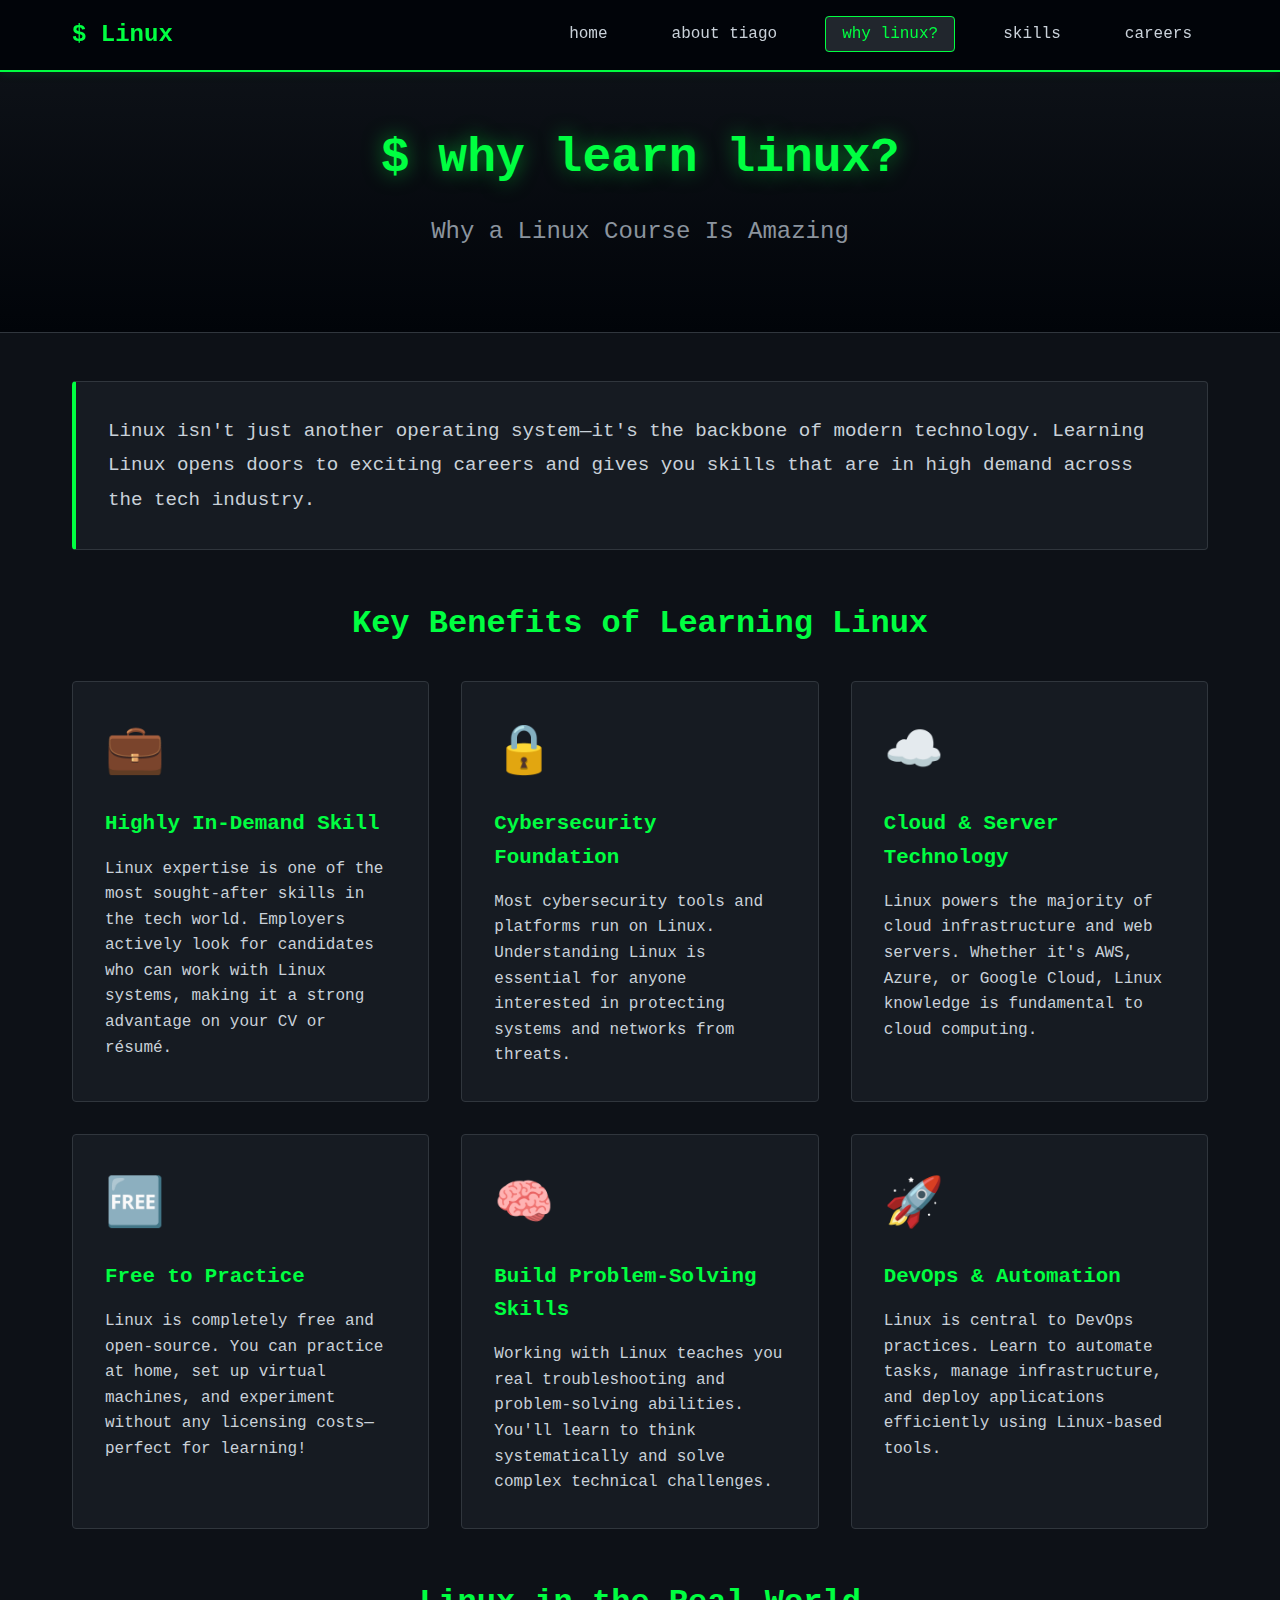
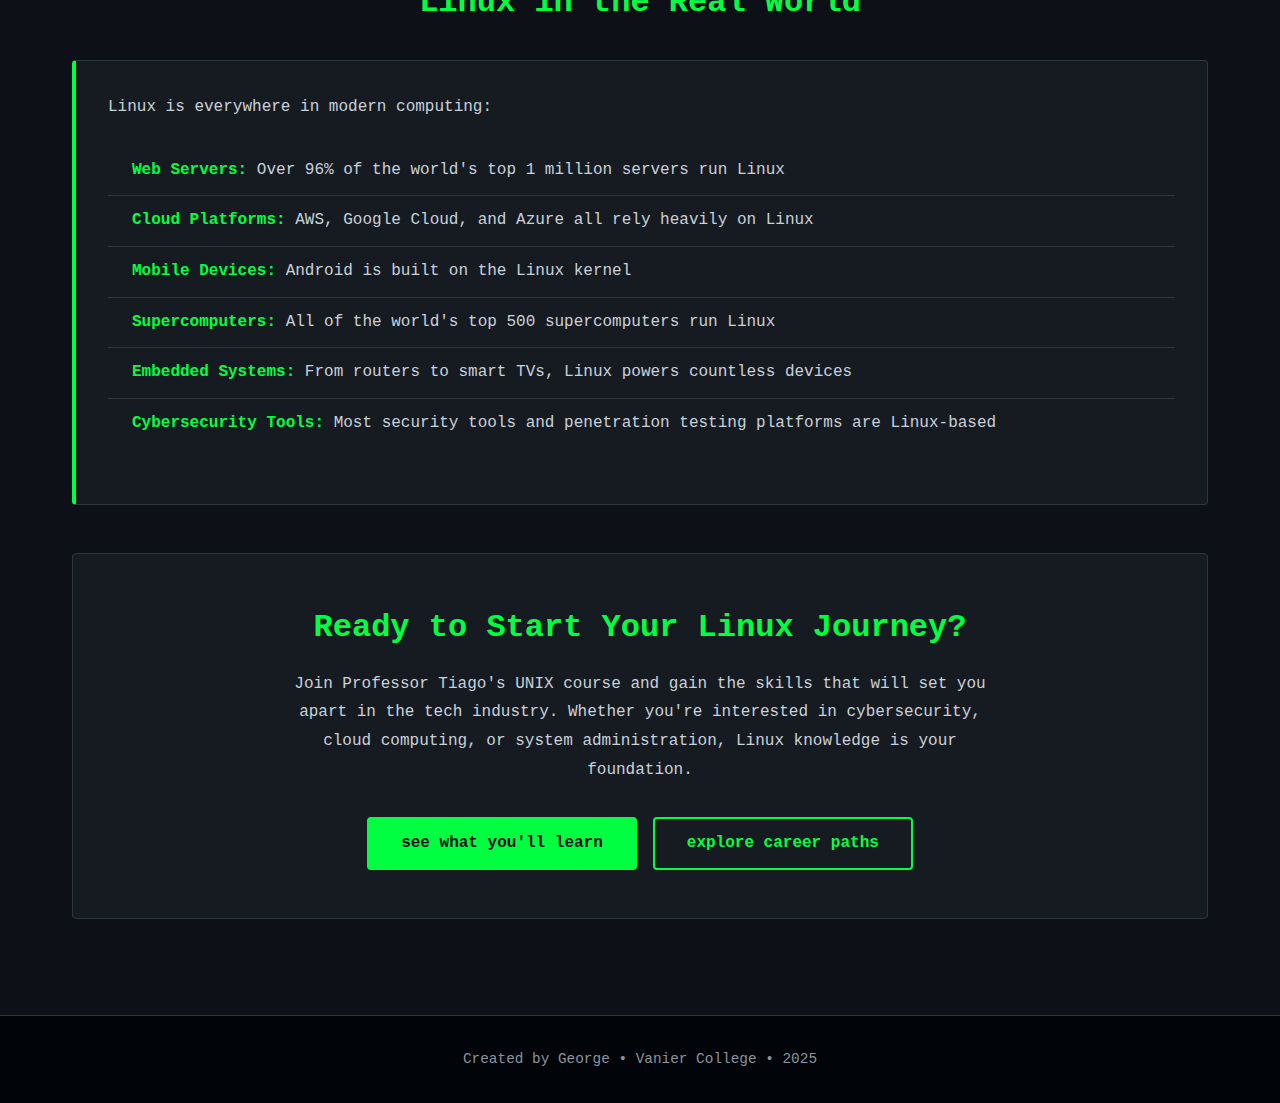
<file: website/why-linux.html>
<!DOCTYPE html>
<html lang="en">
<head>
    <meta charset="UTF-8">
    <meta name="viewport" content="width=device-width, initial-scale=1.0">
    <title>Why a Linux Course Is Amazing - Discover Linux with Tiago</title>
    <link rel="stylesheet" href="styles.css">
</head>
<body>
    <nav class="navbar">
        <div class="nav-container">
            <a href="index.html" class="nav-logo">$ Linux</a>
            <ul class="nav-menu">
                <li><a href="index.html">Home</a></li>
                <li><a href="about.html">About Tiago</a></li>
                <li><a href="why-linux.html" class="active">Why Linux?</a></li>
                <li><a href="skills.html">Skills</a></li>
                <li><a href="careers.html">Careers</a></li>
            </ul>
        </div>
    </nav>

    <main>
        <section class="page-header">
            <div class="container">
                <h1 class="terminal-text">$ why learn linux?</h1>
                <p class="subtitle">Why a Linux Course Is Amazing</p>
            </div>
        </section>

        <section class="content-section">
            <div class="container">
                <div class="intro-box">
                    <p class="lead-text">
                        Linux isn't just another operating system—it's the backbone of modern technology. 
                        Learning Linux opens doors to exciting careers and gives you skills that are in 
                        high demand across the tech industry.
                    </p>
                </div>

                <div class="benefits-section">
                    <h2>Key Benefits of Learning Linux</h2>
                    <div class="benefit-grid">
                        <div class="benefit-card">
                            <div class="benefit-icon">💼</div>
                            <h3>Highly In-Demand Skill</h3>
                            <p>
                                Linux expertise is one of the most sought-after skills in the tech world. 
                                Employers actively look for candidates who can work with Linux systems, 
                                making it a strong advantage on your CV or résumé.
                            </p>
                        </div>
                        <div class="benefit-card">
                            <div class="benefit-icon">🔒</div>
                            <h3>Cybersecurity Foundation</h3>
                            <p>
                                Most cybersecurity tools and platforms run on Linux. Understanding Linux 
                                is essential for anyone interested in protecting systems and networks from threats.
                            </p>
                        </div>
                        <div class="benefit-card">
                            <div class="benefit-icon">☁️</div>
                            <h3>Cloud & Server Technology</h3>
                            <p>
                                Linux powers the majority of cloud infrastructure and web servers. Whether 
                                it's AWS, Azure, or Google Cloud, Linux knowledge is fundamental to cloud computing.
                            </p>
                        </div>
                        <div class="benefit-card">
                            <div class="benefit-icon">🆓</div>
                            <h3>Free to Practice</h3>
                            <p>
                                Linux is completely free and open-source. You can practice at home, set up 
                                virtual machines, and experiment without any licensing costs—perfect for learning!
                            </p>
                        </div>
                        <div class="benefit-card">
                            <div class="benefit-icon">🧠</div>
                            <h3>Build Problem-Solving Skills</h3>
                            <p>
                                Working with Linux teaches you real troubleshooting and problem-solving abilities. 
                                You'll learn to think systematically and solve complex technical challenges.
                            </p>
                        </div>
                        <div class="benefit-card">
                            <div class="benefit-icon">🚀</div>
                            <h3>DevOps & Automation</h3>
                            <p>
                                Linux is central to DevOps practices. Learn to automate tasks, manage infrastructure, 
                                and deploy applications efficiently using Linux-based tools.
                            </p>
                        </div>
                    </div>
                </div>

                <div class="real-world-section">
                    <h2>Linux in the Real World</h2>
                    <div class="content-box">
                        <p>
                            Linux is everywhere in modern computing:
                        </p>
                        <ul class="feature-list">
                            <li><strong>Web Servers:</strong> Over 96% of the world's top 1 million servers run Linux</li>
                            <li><strong>Cloud Platforms:</strong> AWS, Google Cloud, and Azure all rely heavily on Linux</li>
                            <li><strong>Mobile Devices:</strong> Android is built on the Linux kernel</li>
                            <li><strong>Supercomputers:</strong> All of the world's top 500 supercomputers run Linux</li>
                            <li><strong>Embedded Systems:</strong> From routers to smart TVs, Linux powers countless devices</li>
                            <li><strong>Cybersecurity Tools:</strong> Most security tools and penetration testing platforms are Linux-based</li>
                        </ul>
                    </div>
                </div>

                <div class="cta-section">
                    <h2>Ready to Start Your Linux Journey?</h2>
                    <p>
                        Join Professor Tiago's UNIX course and gain the skills that will set you apart in 
                        the tech industry. Whether you're interested in cybersecurity, cloud computing, or 
                        system administration, Linux knowledge is your foundation.
                    </p>
                    <div class="cta-buttons">
                        <a href="skills.html" class="btn btn-primary">See What You'll Learn</a>
                        <a href="careers.html" class="btn btn-secondary">Explore Career Paths</a>
                    </div>
                </div>
            </div>
        </section>
    </main>

    <footer>
        <div class="container">
            <p>Created by George • Vanier College • 2025</p>
        </div>
    </footer>
</body>
</html>
</file>
<file: website/styles.css>
/* ============================================
   Discover Linux with Tiago - Stylesheet
   Linux-themed design with terminal aesthetics
   ============================================ */

/* Reset & Base Styles */
* {
    margin: 0;
    padding: 0;
    box-sizing: border-box;
}

:root {
    --bg-dark: #0d1117;
    --bg-darker: #010409;
    --terminal-green: #00ff41;
    --terminal-green-dim: #00cc33;
    --text-light: #c9d1d9;
    --text-muted: #8b949e;
    --border-color: #30363d;
    --card-bg: #161b22;
    --hover-bg: #21262d;
    --accent-blue: #58a6ff;
}

body {
    font-family: 'Courier New', 'Monaco', 'Menlo', monospace;
    background-color: var(--bg-dark);
    color: var(--text-light);
    line-height: 1.6;
    min-height: 100vh;
    display: flex;
    flex-direction: column;
}

/* Navigation */
.navbar {
    background-color: var(--bg-darker);
    border-bottom: 2px solid var(--terminal-green);
    padding: 1rem 0;
    position: sticky;
    top: 0;
    z-index: 1000;
    box-shadow: 0 2px 10px rgba(0, 255, 65, 0.1);
}

.nav-container {
    max-width: 1200px;
    margin: 0 auto;
    padding: 0 2rem;
    display: flex;
    justify-content: space-between;
    align-items: center;
    flex-wrap: wrap;
}

.nav-logo {
    font-size: 1.5rem;
    font-weight: bold;
    color: var(--terminal-green);
    text-decoration: none;
    font-family: 'Courier New', monospace;
}

.nav-logo:hover {
    color: var(--terminal-green-dim);
    text-shadow: 0 0 10px var(--terminal-green);
}

.nav-menu {
    display: flex;
    list-style: none;
    gap: 2rem;
    flex-wrap: wrap;
}

.nav-menu a {
    color: var(--text-light);
    text-decoration: none;
    padding: 0.5rem 1rem;
    border-radius: 4px;
    transition: all 0.3s ease;
    text-transform: lowercase;
}

.nav-menu a:hover,
.nav-menu a.active {
    background-color: var(--hover-bg);
    color: var(--terminal-green);
    border: 1px solid var(--terminal-green);
}

/* Container */
.container {
    max-width: 1200px;
    margin: 0 auto;
    padding: 0 2rem;
}

/* Hero Section */
.hero {
    padding: 4rem 0;
    text-align: center;
    background: linear-gradient(180deg, var(--bg-dark) 0%, var(--bg-darker) 100%);
}

.terminal-text {
    font-size: 3rem;
    color: var(--terminal-green);
    margin-bottom: 1rem;
    font-family: 'Courier New', monospace;
    text-shadow: 0 0 20px rgba(0, 255, 65, 0.5);
    animation: glow 2s ease-in-out infinite alternate;
}

@keyframes glow {
    from {
        text-shadow: 0 0 20px rgba(0, 255, 65, 0.5);
    }
    to {
        text-shadow: 0 0 30px rgba(0, 255, 65, 0.8), 0 0 40px rgba(0, 255, 65, 0.4);
    }
}

.subtitle {
    font-size: 1.5rem;
    color: var(--text-muted);
    margin-bottom: 2rem;
}

.intro-text {
    font-size: 1.1rem;
    max-width: 800px;
    margin: 0 auto 2rem;
    color: var(--text-light);
    line-height: 1.8;
}

/* Buttons */
.cta-buttons {
    display: flex;
    gap: 1rem;
    justify-content: center;
    flex-wrap: wrap;
    margin-top: 2rem;
}

.btn {
    padding: 0.75rem 2rem;
    text-decoration: none;
    border-radius: 4px;
    font-weight: bold;
    transition: all 0.3s ease;
    display: inline-block;
    border: 2px solid;
    text-transform: lowercase;
}

.btn-primary {
    background-color: var(--terminal-green);
    color: var(--bg-dark);
    border-color: var(--terminal-green);
}

.btn-primary:hover {
    background-color: var(--terminal-green-dim);
    box-shadow: 0 0 20px rgba(0, 255, 65, 0.5);
    transform: translateY(-2px);
}

.btn-secondary {
    background-color: transparent;
    color: var(--terminal-green);
    border-color: var(--terminal-green);
}

.btn-secondary:hover {
    background-color: var(--hover-bg);
    box-shadow: 0 0 15px rgba(0, 255, 65, 0.3);
}

/* Page Header */
.page-header {
    padding: 3rem 0;
    text-align: center;
    background: linear-gradient(180deg, var(--bg-dark) 0%, var(--bg-darker) 100%);
    border-bottom: 1px solid var(--border-color);
}

/* Content Sections */
.content-section {
    padding: 3rem 0;
}

.intro-box {
    background-color: var(--card-bg);
    border: 1px solid var(--border-color);
    border-left: 4px solid var(--terminal-green);
    padding: 2rem;
    margin-bottom: 3rem;
    border-radius: 4px;
}

.lead-text {
    font-size: 1.2rem;
    color: var(--text-light);
    line-height: 1.8;
}

/* Cards */
.card-grid {
    display: grid;
    grid-template-columns: repeat(auto-fit, minmax(250px, 1fr));
    gap: 2rem;
    margin-top: 2rem;
}

.card {
    background-color: var(--card-bg);
    border: 1px solid var(--border-color);
    border-radius: 4px;
    padding: 2rem;
    transition: all 0.3s ease;
}

.card:hover {
    border-color: var(--terminal-green);
    box-shadow: 0 0 20px rgba(0, 255, 65, 0.2);
    transform: translateY(-5px);
}

.card-icon {
    font-size: 3rem;
    margin-bottom: 1rem;
}

.card h3 {
    color: var(--terminal-green);
    margin-bottom: 1rem;
    font-size: 1.3rem;
}

.card p {
    color: var(--text-muted);
    margin-bottom: 1rem;
    line-height: 1.6;
}

.card-link {
    color: var(--terminal-green);
    text-decoration: none;
    font-weight: bold;
    transition: all 0.3s ease;
}

.card-link:hover {
    color: var(--terminal-green-dim);
    text-shadow: 0 0 10px var(--terminal-green);
}

/* Content Box */
.content-box {
    background-color: var(--card-bg);
    border: 1px solid var(--border-color);
    border-left: 4px solid var(--terminal-green);
    padding: 2rem;
    border-radius: 4px;
    margin: 2rem 0;
}

.content-box p {
    margin-bottom: 1rem;
    line-height: 1.8;
}

.content-box strong {
    color: var(--terminal-green);
}

/* Feature List */
.feature-list {
    list-style: none;
    padding-left: 0;
    margin: 1.5rem 0;
}

.feature-list li {
    padding: 0.75rem 0;
    padding-left: 1.5rem;
    border-bottom: 1px solid var(--border-color);
    color: var(--text-light);
    line-height: 1.6;
}

.feature-list li:last-child {
    border-bottom: none;
}

.feature-list li strong {
    color: var(--terminal-green);
}

/* Quick Links Section */
.quick-links {
    padding: 3rem 0;
    background-color: var(--bg-darker);
}

.quick-links h2 {
    text-align: center;
    color: var(--terminal-green);
    font-size: 2rem;
    margin-bottom: 2rem;
}

/* What Is Linux Section */
.what-is-linux {
    padding: 3rem 0;
}

.what-is-linux h2 {
    color: var(--terminal-green);
    font-size: 2rem;
    margin-bottom: 2rem;
    text-align: center;
}

/* Benefits Section */
.benefits-section {
    margin: 3rem 0;
}

.benefits-section h2 {
    color: var(--terminal-green);
    font-size: 2rem;
    margin-bottom: 2rem;
    text-align: center;
}

.benefit-grid {
    display: grid;
    grid-template-columns: repeat(auto-fit, minmax(300px, 1fr));
    gap: 2rem;
    margin-top: 2rem;
}

.benefit-card {
    background-color: var(--card-bg);
    border: 1px solid var(--border-color);
    border-radius: 4px;
    padding: 2rem;
    transition: all 0.3s ease;
}

.benefit-card:hover {
    border-color: var(--terminal-green);
    box-shadow: 0 0 20px rgba(0, 255, 65, 0.2);
}

.benefit-icon {
    font-size: 3rem;
    margin-bottom: 1rem;
}

.benefit-card h3 {
    color: var(--terminal-green);
    margin-bottom: 1rem;
    font-size: 1.3rem;
}

.benefit-card p {
    color: var(--text-light);
    line-height: 1.6;
}

/* Real World Section */
.real-world-section {
    margin: 3rem 0;
}

.real-world-section h2 {
    color: var(--terminal-green);
    font-size: 2rem;
    margin-bottom: 2rem;
    text-align: center;
}

/* Profile Section */
.profile-section {
    margin: 2rem 0;
}

.profile-content h2 {
    color: var(--terminal-green);
    font-size: 2rem;
    margin-bottom: 1.5rem;
}

.profile-content p {
    margin-bottom: 1.5rem;
    line-height: 1.8;
    color: var(--text-light);
}

/* Highlights */
.highlights {
    margin: 3rem 0;
}

.highlights h2 {
    color: var(--terminal-green);
    font-size: 2rem;
    margin-bottom: 2rem;
    text-align: center;
}

.highlight-grid {
    display: grid;
    grid-template-columns: repeat(auto-fit, minmax(250px, 1fr));
    gap: 2rem;
    margin-top: 2rem;
}

.highlight-box {
    background-color: var(--card-bg);
    border: 1px solid var(--border-color);
    border-radius: 4px;
    padding: 2rem;
    text-align: center;
    transition: all 0.3s ease;
}

.highlight-box:hover {
    border-color: var(--terminal-green);
    box-shadow: 0 0 20px rgba(0, 255, 65, 0.2);
}

.highlight-icon {
    font-size: 3rem;
    margin-bottom: 1rem;
}

.highlight-box h3 {
    color: var(--terminal-green);
    margin-bottom: 1rem;
    font-size: 1.2rem;
}

.highlight-box p {
    color: var(--text-muted);
    line-height: 1.6;
}

/* Why This Course */
.why-this-course {
    margin: 3rem 0;
}

.why-this-course h2 {
    color: var(--terminal-green);
    font-size: 2rem;
    margin-bottom: 2rem;
    text-align: center;
}

/* Skills Grid */
.skills-grid {
    display: grid;
    grid-template-columns: repeat(auto-fit, minmax(350px, 1fr));
    gap: 2rem;
    margin: 3rem 0;
}

.skill-category {
    background-color: var(--card-bg);
    border: 1px solid var(--border-color);
    border-left: 4px solid var(--terminal-green);
    border-radius: 4px;
    padding: 2rem;
}

.skill-category h2 {
    color: var(--terminal-green);
    font-size: 1.5rem;
    margin-bottom: 1.5rem;
}

.skill-list {
    list-style: none;
    padding-left: 0;
}

.skill-list li {
    padding: 0.75rem 0;
    color: var(--text-light);
    line-height: 1.6;
    border-bottom: 1px solid var(--border-color);
}

.skill-list li:last-child {
    border-bottom: none;
}

.skill-list code {
    background-color: var(--bg-darker);
    color: var(--terminal-green);
    padding: 0.2rem 0.5rem;
    border-radius: 3px;
    font-family: 'Courier New', monospace;
    font-size: 0.9em;
}

/* Tools Section */
.tools-section {
    margin: 3rem 0;
}

.tools-section h2 {
    color: var(--terminal-green);
    font-size: 2rem;
    margin-bottom: 2rem;
    text-align: center;
}

.tools-grid {
    display: flex;
    flex-wrap: wrap;
    gap: 1rem;
    justify-content: center;
}

.tool-badge {
    background-color: var(--card-bg);
    border: 1px solid var(--terminal-green);
    color: var(--terminal-green);
    padding: 0.75rem 1.5rem;
    border-radius: 20px;
    font-weight: bold;
    transition: all 0.3s ease;
}

.tool-badge:hover {
    background-color: var(--terminal-green);
    color: var(--bg-dark);
    box-shadow: 0 0 15px rgba(0, 255, 65, 0.5);
    transform: translateY(-2px);
}

/* Terminal Example */
.example-section {
    margin: 3rem 0;
}

.example-section h2 {
    color: var(--terminal-green);
    font-size: 2rem;
    margin-bottom: 2rem;
    text-align: center;
}

.terminal-example {
    background-color: var(--bg-darker);
    border: 1px solid var(--border-color);
    border-radius: 8px;
    overflow: hidden;
    margin: 2rem 0;
}

.terminal-header {
    background-color: var(--card-bg);
    padding: 0.75rem 1rem;
    display: flex;
    align-items: center;
    gap: 0.5rem;
    border-bottom: 1px solid var(--border-color);
}

.terminal-dot {
    width: 12px;
    height: 12px;
    border-radius: 50%;
    background-color: var(--text-muted);
}

.terminal-dot:nth-child(1) {
    background-color: #ff5f56;
}

.terminal-dot:nth-child(2) {
    background-color: #ffbd2e;
}

.terminal-dot:nth-child(3) {
    background-color: #27c93f;
}

.terminal-title {
    margin-left: auto;
    color: var(--text-muted);
    font-size: 0.9rem;
}

.terminal-content {
    padding: 1.5rem;
    font-family: 'Courier New', monospace;
    line-height: 1.8;
}

.terminal-content p {
    margin: 0.5rem 0;
}

.prompt {
    color: var(--terminal-green);
    font-weight: bold;
}

.command {
    color: var(--accent-blue);
}

.comment {
    color: var(--text-muted);
    font-style: italic;
}

/* Interactive Terminal */
.interactive-terminal {
    min-height: 400px;
    display: flex;
    flex-direction: column;
}

.interactive-terminal .terminal-content {
    flex: 1;
    overflow-y: auto;
    max-height: 350px;
    padding: 1.5rem;
    font-family: 'Courier New', monospace;
    line-height: 1.8;
}

.interactive-terminal .terminal-content::-webkit-scrollbar {
    width: 8px;
}

.interactive-terminal .terminal-content::-webkit-scrollbar-track {
    background: var(--bg-darker);
}

.interactive-terminal .terminal-content::-webkit-scrollbar-thumb {
    background: var(--border-color);
    border-radius: 4px;
}

.interactive-terminal .terminal-content::-webkit-scrollbar-thumb:hover {
    background: var(--terminal-green);
}

.interactive-terminal .terminal-content code {
    background-color: var(--bg-darker);
    color: var(--terminal-green);
    padding: 0.2rem 0.5rem;
    border-radius: 3px;
    font-family: 'Courier New', monospace;
}

.terminal-line {
    margin: 0.5rem 0;
    word-wrap: break-word;
    white-space: pre-wrap;
}

.terminal-input-container {
    display: flex;
    align-items: center;
    padding: 1rem 1.5rem;
    background-color: var(--bg-darker);
    border-top: 1px solid var(--border-color);
    gap: 0.5rem;
}

.terminal-input {
    flex: 1;
    background: transparent;
    border: none;
    color: var(--accent-blue);
    font-family: 'Courier New', monospace;
    font-size: 1rem;
    outline: none;
    caret-color: var(--terminal-green);
}

.terminal-input::placeholder {
    color: var(--text-muted);
}

.terminal-input-container .prompt {
    color: var(--terminal-green);
    font-weight: bold;
    user-select: none;
}

/* Careers Grid */
.careers-grid {
    display: grid;
    grid-template-columns: repeat(auto-fit, minmax(300px, 1fr));
    gap: 2rem;
    margin: 3rem 0;
}

.career-card {
    background-color: var(--card-bg);
    border: 1px solid var(--border-color);
    border-radius: 4px;
    padding: 2rem;
    transition: all 0.3s ease;
}

.career-card:hover {
    border-color: var(--terminal-green);
    box-shadow: 0 0 20px rgba(0, 255, 65, 0.2);
    transform: translateY(-5px);
}

.career-icon {
    font-size: 3rem;
    margin-bottom: 1rem;
}

.career-card h2 {
    color: var(--terminal-green);
    font-size: 1.5rem;
    margin-bottom: 1rem;
}

.career-description {
    color: var(--text-light);
    line-height: 1.6;
    margin-bottom: 1rem;
}

.career-skills {
    color: var(--text-muted);
    font-size: 0.9rem;
    margin-top: 1rem;
    padding-top: 1rem;
    border-top: 1px solid var(--border-color);
}

.career-skills strong {
    color: var(--terminal-green);
}

.career-note {
    margin-top: 1rem;
    padding-top: 1rem;
    border-top: 1px solid var(--border-color);
    color: var(--text-muted);
    font-size: 0.85rem;
}

/* Career Path Section */
.career-path-section {
    margin: 3rem 0;
}

.career-path-section h2 {
    color: var(--terminal-green);
    font-size: 2rem;
    margin-bottom: 2rem;
    text-align: center;
}

.career-path-list {
    list-style: none;
    padding-left: 0;
}

.career-path-list li {
    padding: 1rem 0;
    padding-left: 1.5rem;
    border-bottom: 1px solid var(--border-color);
    color: var(--text-light);
    line-height: 1.8;
}

.career-path-list li:last-child {
    border-bottom: none;
}

.career-path-list strong {
    color: var(--terminal-green);
}

/* Market Demand */
.market-demand {
    margin: 3rem 0;
}

.market-demand h2 {
    color: var(--terminal-green);
    font-size: 2rem;
    margin-bottom: 2rem;
    text-align: center;
}

/* CTA Section */
.cta-section {
    text-align: center;
    padding: 3rem 0;
    margin: 3rem 0;
    background-color: var(--card-bg);
    border: 1px solid var(--border-color);
    border-radius: 4px;
}

.cta-section h2 {
    color: var(--terminal-green);
    font-size: 2rem;
    margin-bottom: 1rem;
}

.cta-section p {
    color: var(--text-light);
    margin-bottom: 2rem;
    max-width: 700px;
    margin-left: auto;
    margin-right: auto;
    line-height: 1.8;
}

/* Footer */
footer {
    background-color: var(--bg-darker);
    border-top: 1px solid var(--border-color);
    padding: 2rem 0;
    margin-top: auto;
    text-align: center;
}

footer p {
    color: var(--text-muted);
    font-size: 0.9rem;
}

/* Section Headings */
h2 {
    color: var(--terminal-green);
    font-size: 2rem;
    margin-bottom: 1.5rem;
}

/* Responsive Design */
@media (max-width: 768px) {
    .terminal-text {
        font-size: 2rem;
    }

    .nav-container {
        flex-direction: column;
        gap: 1rem;
    }

    .nav-menu {
        gap: 1rem;
    }

    .card-grid,
    .benefit-grid,
    .highlight-grid,
    .careers-grid {
        grid-template-columns: 1fr;
    }

    .skills-grid {
        grid-template-columns: 1fr;
    }

    .cta-buttons {
        flex-direction: column;
    }

    .btn {
        width: 100%;
        text-align: center;
    }

    .container {
        padding: 0 1rem;
    }

    .hero {
        padding: 2rem 0;
    }

    .intro-text {
        font-size: 1rem;
    }
}

@media (max-width: 480px) {
    .terminal-text {
        font-size: 1.5rem;
    }

    .subtitle {
        font-size: 1.2rem;
    }

    .nav-menu {
        flex-direction: column;
        width: 100%;
    }

    .nav-menu a {
        display: block;
        text-align: center;
    }
}
</file>
